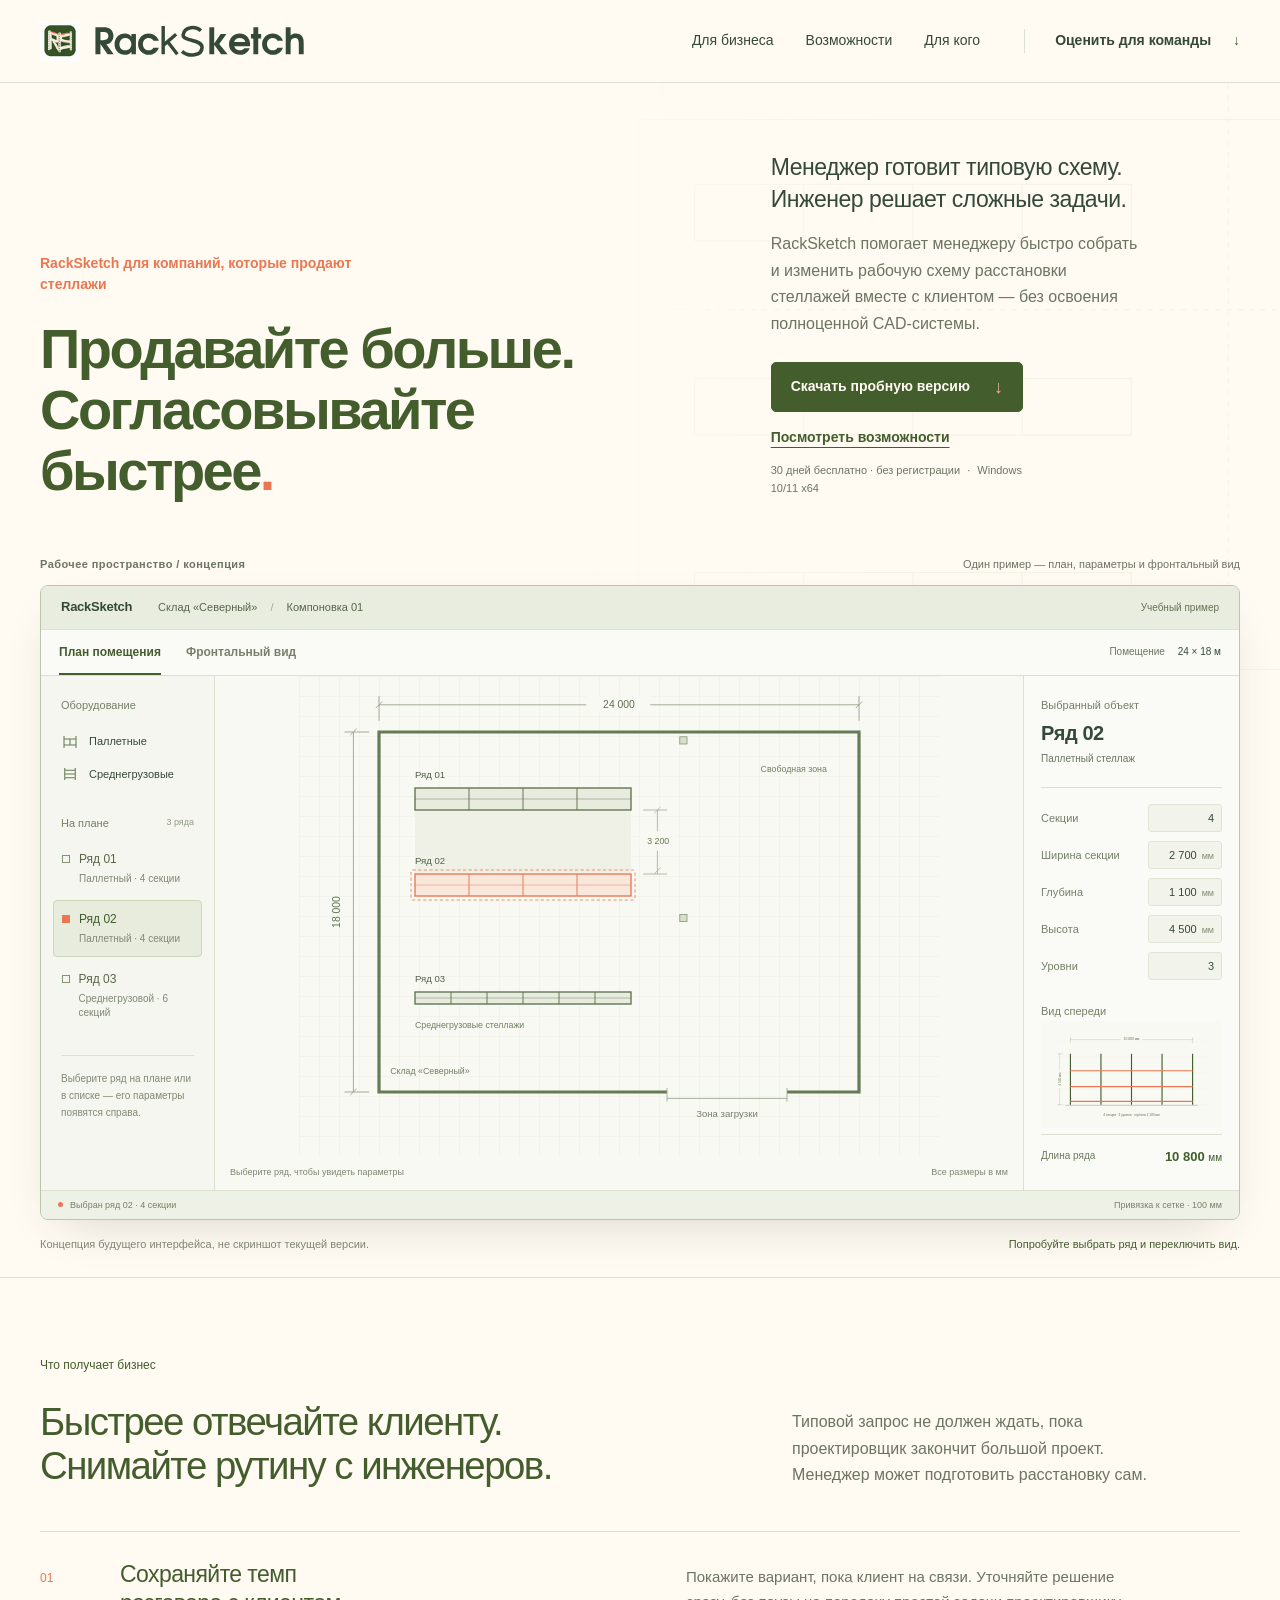
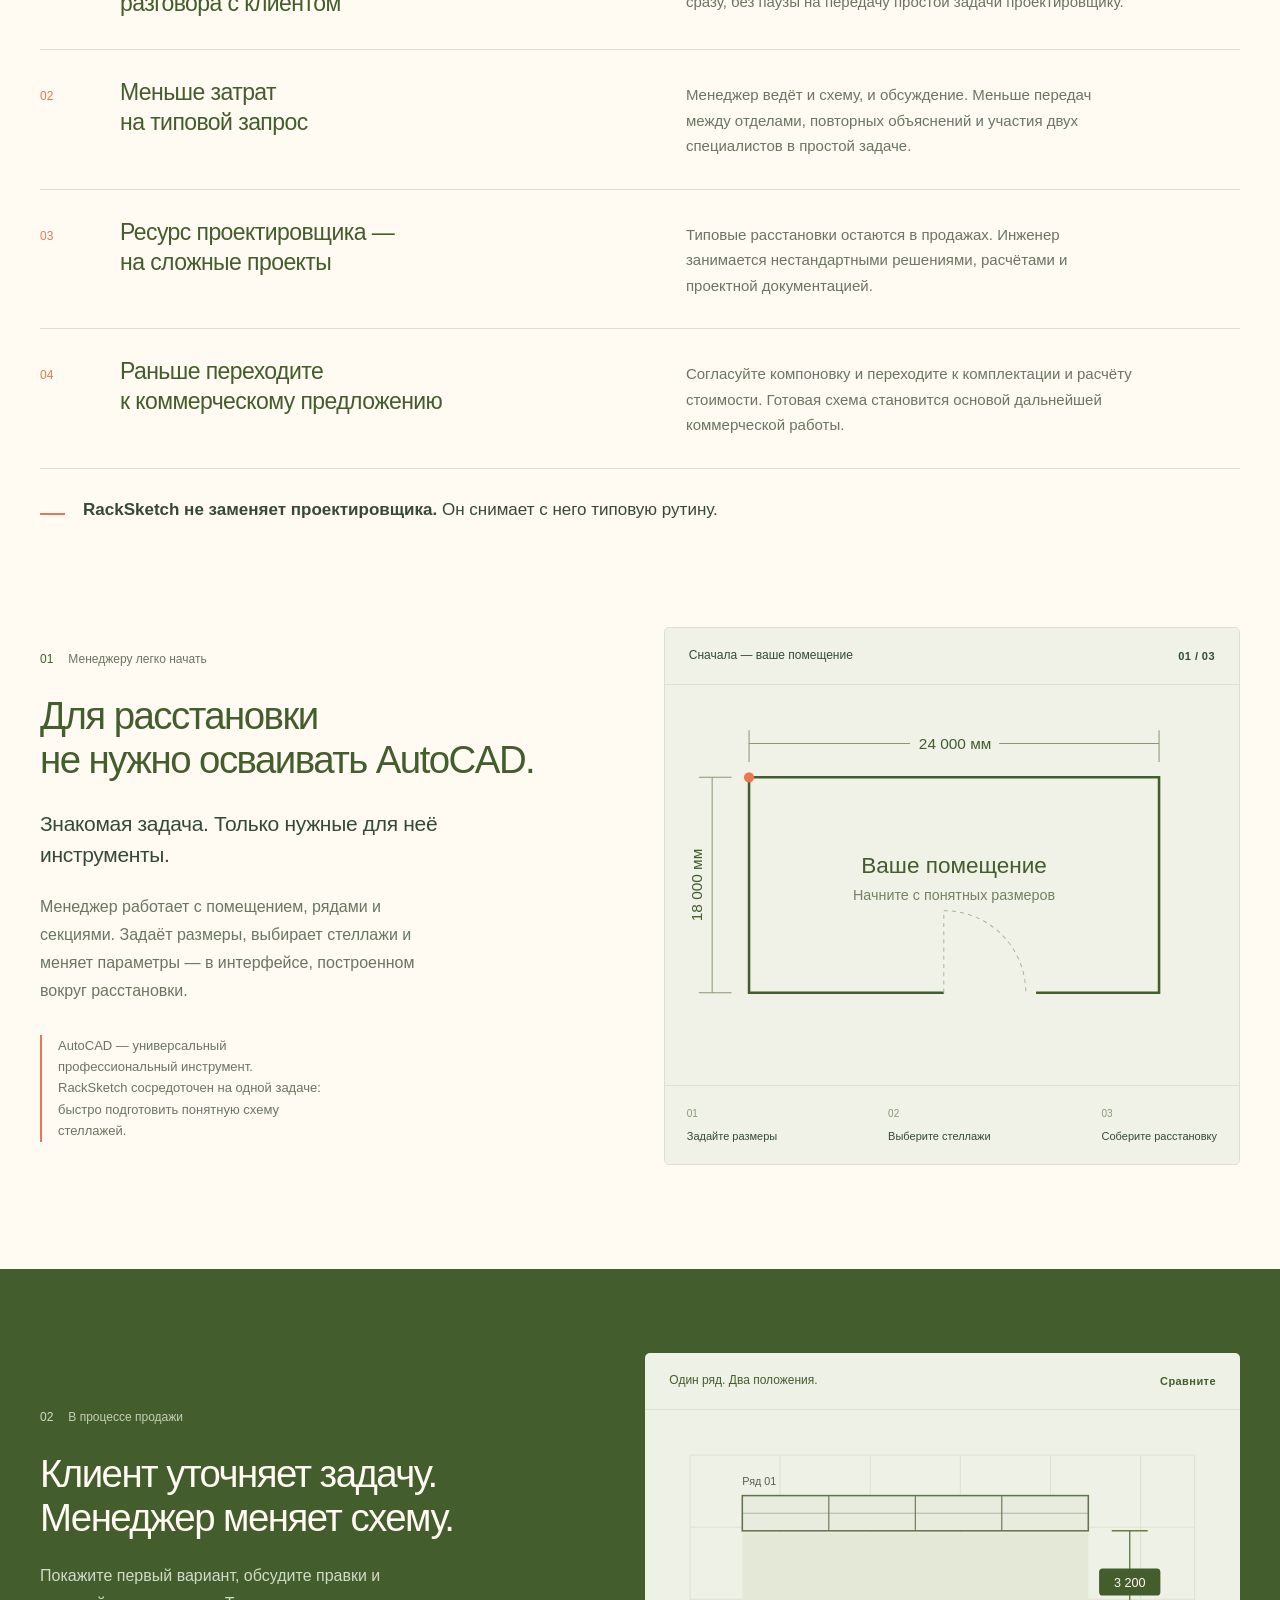
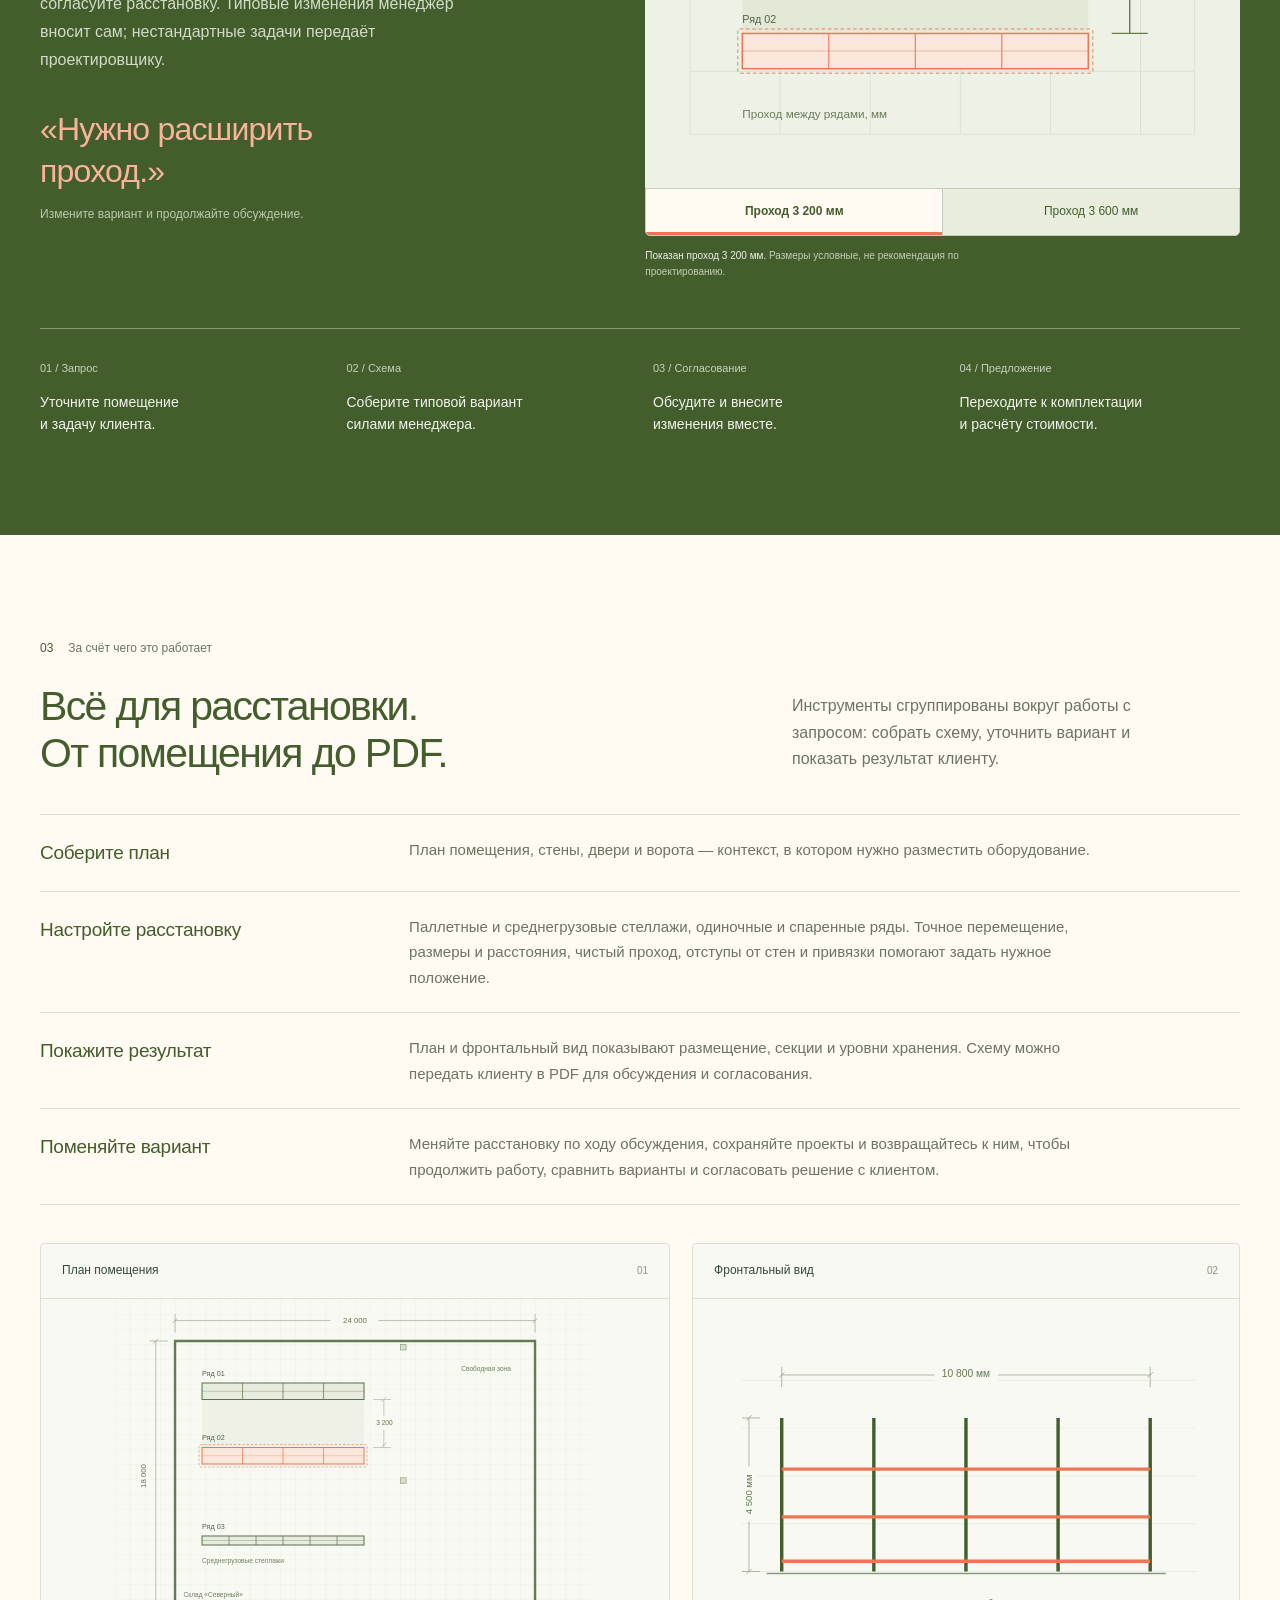
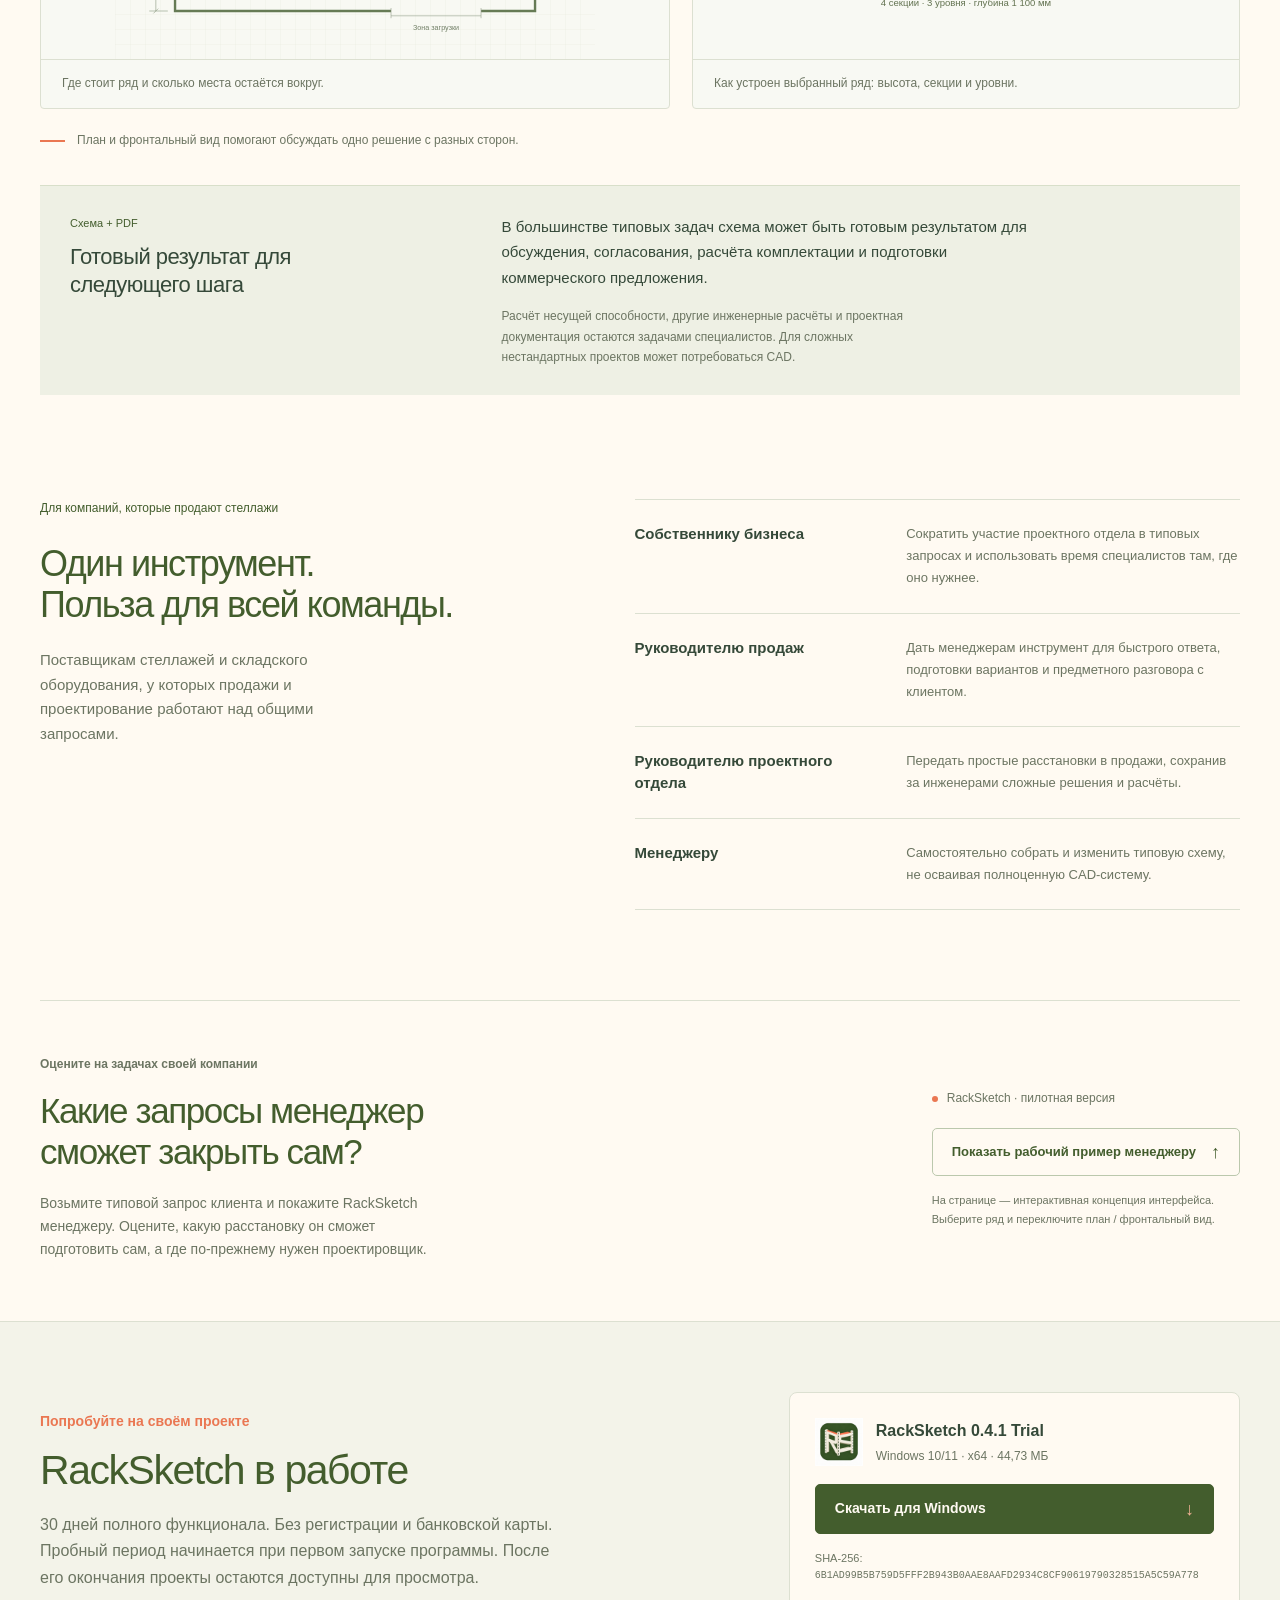
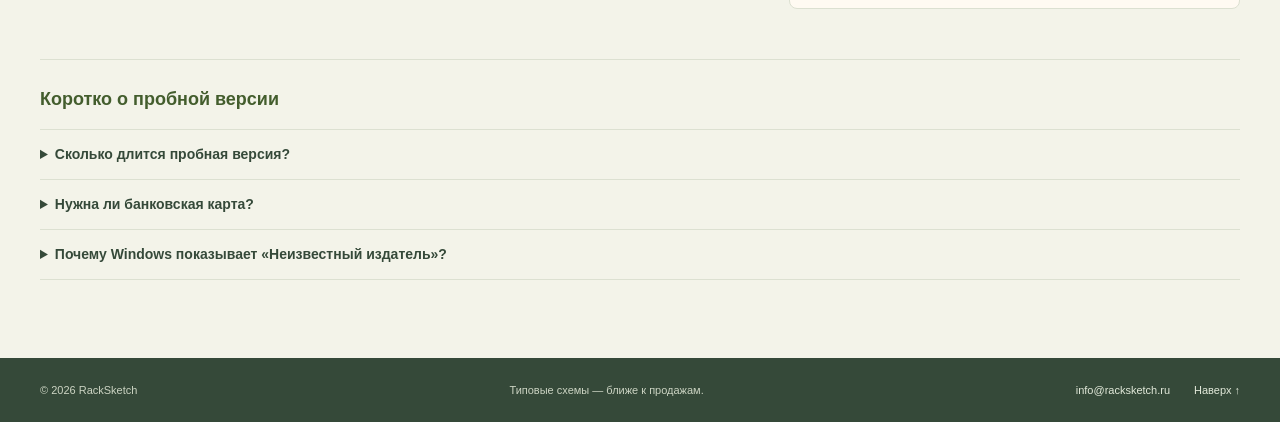
<file: index.html>
<!doctype html>
<html lang="ru">
<head>
  <meta charset="utf-8">
  <meta name="viewport" content="width=device-width, initial-scale=1">
  <title>RackSketch — готовая схема клиенту без очереди к проектировщику</title>
  <meta name="description" content="RackSketch помогает менеджерам готовить и согласовывать типовые схемы расстановки стеллажей без очереди к проектировщику. Меньше рутины у инженеров, быстрее переход к коммерческому предложению.">
  <meta name="theme-color" content="#435D2D">
  <link rel="icon" href="assets/RackSketch.ico" sizes="any">
  <link rel="stylesheet" href="styles.css">
  <script src="download-config.js" defer></script>
  <script src="script.js" defer></script>
  <!-- Yandex.Metrika counter -->
  <script>
    (function(m,e,t,r,i,k,a){m[i]=m[i]||function(){(m[i].a=m[i].a||[]).push(arguments)};
    m[i].l=1*new Date();k=e.createElement(t),a=e.getElementsByTagName(t)[0],k.async=1,k.src=r,a.parentNode.insertBefore(k,a)})
    (window, document, "script", "https://mc.yandex.ru/metrika/tag.js", "ym");
    ym(113222336, "init", {clickmap:true, trackLinks:true, accurateTrackBounce:true, webvisor:true});
  </script>
  <!-- /Yandex.Metrika counter -->
</head>
<body>
  <noscript><div><img src="https://mc.yandex.ru/watch/113222336" style="position:absolute; left:-9999px;" alt=""></div></noscript>
  <a class="skip-link" href="#main">Перейти к содержанию</a>
  <header class="site-header">
    <div class="container header-inner">
      <a class="brand" href="#top" aria-label="RackSketch — на главную"><img class="brand-app-icon" src="assets/RackSketch.ico" width="40" height="40" alt=""><img src="racksketch-wordmark-05.svg" width="370" height="78" alt="RackSketch"></a>
      <nav aria-label="Основная навигация"><a href="#business">Для бизнеса</a><a href="#views">Возможности</a><a href="#audience">Для кого</a></nav>
      <a class="header-link" href="#project">Оценить для команды <span aria-hidden="true">↓</span></a>
    </div>
  </header>
  <main id="main">
    <section class="hero" id="top">
      <div class="warehouse-backdrop" aria-hidden="true"></div>
      <div class="container">
        <div class="hero-intro">
          <div class="hero-heading">
            <p class="eyebrow coral">RackSketch для компаний, которые продают стеллажи</p>
            <h1>Продавайте больше.<br>Согласовывайте<br>быстрее<span class="full-stop">.</span></h1>
          </div>
          <div class="hero-copy">
            <p class="hero-description">Менеджер готовит типовую схему.<br>Инженер решает сложные задачи.</p>
            <p>RackSketch помогает менеджеру быстро собрать и изменить рабочую схему расстановки стеллажей вместе с клиентом — без освоения полноценной CAD-системы.</p>
            <div class="hero-actions"><a class="button" id="download-trial" data-trial-download data-goal="trial_download" href="#download">Скачать пробную версию <span aria-hidden="true">↓</span></a><a class="hero-secondary" href="#business">Посмотреть возможности</a></div>
            <p class="platform">30 дней бесплатно · без регистрации <span>·</span> Windows 10/11 x64</p>
          </div>
        </div>
        <figure class="product-figure" id="product">
          <div class="product-topnote"><span class="technical-label">Рабочее пространство / концепция</span><span>Один пример — план, параметры и фронтальный вид</span></div>
          <noscript><p class="noscript-note">Схема показана статично. Для выбора рядов и переключения видов включите JavaScript.</p></noscript>
          <div class="product-app" aria-label="Интерактивная концепция интерфейса RackSketch">
            <div class="app-titlebar"><span class="app-name">RackSketch</span><span class="project-name">Склад «Северный» <span>/</span> Компоновка 01</span><span class="app-example">Учебный пример</span></div>
            <div class="app-commandbar">
              <div class="view-tabs" role="tablist" aria-label="Вид рабочего пространства">
                <button id="tab-plan" role="tab" aria-selected="true" aria-controls="panel-plan" data-view="plan">План помещения</button>
                <button id="tab-front" role="tab" aria-selected="false" aria-controls="panel-front" tabindex="-1" data-view="front">Фронтальный вид</button>
              </div>
              <span class="room-meta">Помещение <b>24 × 18 м</b></span>
            </div>
            <div class="app-workspace">
              <aside class="app-library" aria-label="Ряды на плане">
                <div class="library-intro"><span class="panel-label">Оборудование</span><div class="equipment-type"><svg viewBox="0 0 24 24" aria-hidden="true"><path d="M4 4v16M20 4v16M4 8h16M4 16h16M12 8v8"/></svg><span>Паллетные</span></div><div class="equipment-type"><svg viewBox="0 0 24 24" aria-hidden="true"><path d="M5 4v16M19 4v16M5 7h14M5 12h14M5 17h14"/></svg><span>Среднегрузовые</span></div></div>
                <div class="row-list"><span class="panel-label">На плане <span>3 ряда</span></span><button class="row-choice" data-select-row="01" aria-pressed="false"><i aria-hidden="true"></i><span>Ряд 01<small>Паллетный · 4 секции</small></span></button><button class="row-choice is-selected" data-select-row="02" aria-pressed="true"><i aria-hidden="true"></i><span>Ряд 02<small>Паллетный · 4 секции</small></span></button><button class="row-choice" data-select-row="03" aria-pressed="false"><i aria-hidden="true"></i><span>Ряд 03<small>Среднегрузовой · 6 секций</small></span></button></div>
                <p class="library-tip">Выберите ряд на плане или в списке — его параметры появятся справа.</p>
              </aside>
              <div class="app-stage">
                <div id="panel-plan" class="view-panel" role="tabpanel" aria-labelledby="tab-plan" tabindex="0"><svg xmlns="http://www.w3.org/2000/svg" viewBox="0 0 800 600" role="group" aria-label="План склада 24 на 18 метров. Два паллетных ряда по четыре секции и среднегрузовой ряд из шести секций." fill="none" font-family="Segoe UI, Arial, sans-serif"><defs><pattern id="hero-grid" width="25" height="25" patternUnits="userSpaceOnUse"><path d="M25 0H0V25" stroke="#dfe5d8" stroke-width=".6"/></pattern></defs><rect width="800" height="600" fill="#f8f9f3"/><rect width="800" height="600" fill="url(#hero-grid)"/><g stroke="#8c9a80" stroke-width="1"><path d="M100 56V25M700 56V25M100 36H700M88 70H57M88 520H57M68 70V520"/><path d="m96 40 8-8m592 8 8-8M64 74l8-8m-8 458 8-8"/></g><g fill="#617153" font-size="13"><rect x="359" y="24" width="80" height="22" fill="#f8f9f3"/><text x="400" y="40" text-anchor="middle">24 000</text><text transform="translate(51 295) rotate(-90)" text-anchor="middle">18 000</text></g><path d="M460 520H100V70H700V520H610" stroke="#667b55" stroke-width="4"/><path d="M460 528H610M460 515v17m150-17v17" stroke="#94a08b"/><text x="535" y="551" fill="#728068" font-size="12" text-anchor="middle">Зона загрузки</text><g fill="#d9dfcf" stroke="#839474"><rect x="476" y="76" width="9" height="9"/><rect x="476" y="298" width="9" height="9"/></g><rect x="145" y="169" width="270" height="77" fill="#eff1e6"/><g stroke="#a3ad97" stroke-width="1"><path d="M430 167.5h30m-30 80h30m-12-80v80m-4-76 8-8m-8 84 8-8"/></g><rect x="426" y="194" width="46" height="24" rx="3" fill="#f8f9f3"/><text x="449" y="210" fill="#65764e" font-size="11" text-anchor="middle">3 200</text><g class="rack-row" data-plan-row="01" tabindex="0" role="button" aria-label="Выбрать ряд 01" aria-pressed="false"><rect class="rack-fill" x="145" y="140" width="270.0" height="27.5" fill="#e8ecdf" stroke="#60734f" stroke-width="1.7"/><g class="rack-lines" stroke="#60734f" stroke-width="1.2"><path d="M212.5 140v27.5"/><path d="M280.0 140v27.5"/><path d="M347.5 140v27.5"/><path d="M145 153.75h270.0" opacity=".45"/></g><rect class="row-focus" x="140" y="135" width="280.0" height="37.5" rx="2" stroke="#EA7752" stroke-dasharray="4 3" opacity="0"/><text x="145" y="128" fill="#52624b" font-size="12">Ряд 01</text></g><g class="rack-row is-selected" data-plan-row="02" tabindex="0" role="button" aria-label="Выбрать ряд 02" aria-pressed="true"><rect class="rack-fill" x="145" y="247.5" width="270.0" height="27.5" fill="#fae7dc" stroke="#EA7752" stroke-width="1.7"/><g class="rack-lines" stroke="#EA7752" stroke-width="1.2"><path d="M212.5 247.5v27.5"/><path d="M280.0 247.5v27.5"/><path d="M347.5 247.5v27.5"/><path d="M145 261.25h270.0" opacity=".45"/></g><rect class="row-focus" x="140" y="242.5" width="280.0" height="37.5" rx="2" stroke="#EA7752" stroke-dasharray="4 3" opacity="1"/><text x="145" y="235.5" fill="#52624b" font-size="12">Ряд 02</text></g><g class="rack-row" data-plan-row="03" tabindex="0" role="button" aria-label="Выбрать ряд 03" aria-pressed="false"><rect class="rack-fill" x="145" y="395" width="270" height="15" fill="#e8ecdf" stroke="#60734f" stroke-width="1.7"/><g class="rack-lines" stroke="#60734f" stroke-width="1.2"><path d="M190 395v15"/><path d="M235 395v15"/><path d="M280 395v15"/><path d="M325 395v15"/><path d="M370 395v15"/><path d="M145 402.5h270" opacity=".45"/></g><rect class="row-focus" x="140" y="390" width="280" height="25" rx="2" stroke="#EA7752" stroke-dasharray="4 3" opacity="0"/><text x="145" y="383" fill="#52624b" font-size="12">Ряд 03</text></g><g fill="#708061" font-size="11"><text x="145" y="440">Среднегрузовые стеллажи</text><text x="577" y="120">Свободная зона</text><text x="114" y="497">Склад «Северный»</text></g></svg></div>
                <div id="panel-front" class="view-panel" role="tabpanel" aria-labelledby="tab-front" tabindex="0" hidden><svg xmlns="http://www.w3.org/2000/svg" viewBox="0 0 800 470" role="img" aria-label="Фронтальный вид выбранного ряда: четыре секции, три уровня, высота 4500 мм." fill="none" font-family="Segoe UI, Arial, sans-serif"><rect width="800" height="470" fill="#f8f9f3"/><g stroke="#e5e9df"><path d="M70 90H738M70 160H738M70 230H738M70 300H738M70 370H738"/></g><path d="M130 100V70m540 30V70M130 82H670m-544 4 8-8m532 8 8-8" stroke="#8c9a80"/><rect x="354" y="68" width="93" height="24" fill="#f8f9f3"/><text data-front-width="true" x="400" y="85" fill="#667953" font-size="15" text-anchor="middle">10 800 мм</text><g data-front-pallet="true"><path d="M130 145V370" stroke="#435D2D" stroke-width="5"/><path d="M265 145V370" stroke="#435D2D" stroke-width="5"/><path d="M400 145V370" stroke="#435D2D" stroke-width="5"/><path d="M535 145V370" stroke="#435D2D" stroke-width="5"/><path d="M670 145V370" stroke="#435D2D" stroke-width="5"/><path d="M130 220H670" stroke="#EA7752" stroke-width="5"/><path d="M130 290H670" stroke="#EA7752" stroke-width="5"/><path d="M130 355H670" stroke="#EA7752" stroke-width="5"/></g><g data-front-medium="true" style="display:none"><path d="M130 220V370" stroke="#435D2D" stroke-width="4"/><path d="M220 220V370" stroke="#435D2D" stroke-width="4"/><path d="M310 220V370" stroke="#435D2D" stroke-width="4"/><path d="M400 220V370" stroke="#435D2D" stroke-width="4"/><path d="M490 220V370" stroke="#435D2D" stroke-width="4"/><path d="M580 220V370" stroke="#435D2D" stroke-width="4"/><path d="M670 220V370" stroke="#435D2D" stroke-width="4"/><path d="M130 244H670" stroke="#EA7752" stroke-width="4"/><path d="M130 281H670" stroke="#EA7752" stroke-width="4"/><path d="M130 318H670" stroke="#EA7752" stroke-width="4"/><path d="M130 355H670" stroke="#EA7752" stroke-width="4"/></g><path data-front-dimension="true" d="M98 145H72m26 225H72M82 145v225m-4-221 8-8m-8 233 8-8" stroke="#8c9a80"/><rect data-front-height-bg="true" x="70" y="216" width="24" height="81" fill="#f8f9f3"/><text data-front-height="true" transform="translate(87 257) rotate(-90)" text-anchor="middle" fill="#667953" font-size="14">4 500 мм</text><path d="M108 373H693" stroke="#8c9a80" stroke-width="2"/><text data-front-caption="true" x="400" y="421" fill="#647452" font-size="14" text-anchor="middle">4 секции · 3 уровня · глубина 1 100 мм</text></svg><p class="front-note">Фронтальный вид · <span data-selected-name>Ряд 02</span></p></div>
                <div class="canvas-caption"><span data-canvas-hint>Выберите ряд, чтобы увидеть параметры</span><span>Все размеры в мм</span></div>
              </div>
              <aside class="app-properties" aria-label="Параметры выбранного ряда">
                <div class="selection-heading"><span class="panel-label">Выбранный объект</span><h3 data-selected-name>Ряд 02</h3><p data-property="type">Паллетный стеллаж</p></div>
                <dl class="property-list"><div><dt>Секции</dt><dd data-property="bays">4</dd></div><div><dt>Ширина секции</dt><dd><span data-property="bayWidth">2 700</span><small>мм</small></dd></div><div><dt>Глубина</dt><dd><span data-property="depth">1 100</span><small>мм</small></dd></div><div><dt>Высота</dt><dd><span data-property="height">4 500</span><small>мм</small></dd></div><div><dt>Уровни</dt><dd data-property="levels">3</dd></div></dl>
                <div class="mini-front"><span class="panel-label">Вид спереди</span><svg xmlns="http://www.w3.org/2000/svg" viewBox="0 0 800 470" role="img" aria-label="Фронтальный вид выбранного ряда: четыре секции, три уровня, высота 4500 мм." fill="none" font-family="Segoe UI, Arial, sans-serif"><rect width="800" height="470" fill="#f8f9f3"/><g stroke="#e5e9df"><path d="M70 90H738M70 160H738M70 230H738M70 300H738M70 370H738"/></g><path d="M130 100V70m540 30V70M130 82H670m-544 4 8-8m532 8 8-8" stroke="#8c9a80"/><rect x="354" y="68" width="93" height="24" fill="#f8f9f3"/><text data-front-width="true" x="400" y="85" fill="#667953" font-size="15" text-anchor="middle">10 800 мм</text><g data-front-pallet="true"><path d="M130 145V370" stroke="#435D2D" stroke-width="5"/><path d="M265 145V370" stroke="#435D2D" stroke-width="5"/><path d="M400 145V370" stroke="#435D2D" stroke-width="5"/><path d="M535 145V370" stroke="#435D2D" stroke-width="5"/><path d="M670 145V370" stroke="#435D2D" stroke-width="5"/><path d="M130 220H670" stroke="#EA7752" stroke-width="5"/><path d="M130 290H670" stroke="#EA7752" stroke-width="5"/><path d="M130 355H670" stroke="#EA7752" stroke-width="5"/></g><g data-front-medium="true" style="display:none"><path d="M130 220V370" stroke="#435D2D" stroke-width="4"/><path d="M220 220V370" stroke="#435D2D" stroke-width="4"/><path d="M310 220V370" stroke="#435D2D" stroke-width="4"/><path d="M400 220V370" stroke="#435D2D" stroke-width="4"/><path d="M490 220V370" stroke="#435D2D" stroke-width="4"/><path d="M580 220V370" stroke="#435D2D" stroke-width="4"/><path d="M670 220V370" stroke="#435D2D" stroke-width="4"/><path d="M130 244H670" stroke="#EA7752" stroke-width="4"/><path d="M130 281H670" stroke="#EA7752" stroke-width="4"/><path d="M130 318H670" stroke="#EA7752" stroke-width="4"/><path d="M130 355H670" stroke="#EA7752" stroke-width="4"/></g><path data-front-dimension="true" d="M98 145H72m26 225H72M82 145v225m-4-221 8-8m-8 233 8-8" stroke="#8c9a80"/><rect data-front-height-bg="true" x="70" y="216" width="24" height="81" fill="#f8f9f3"/><text data-front-height="true" transform="translate(87 257) rotate(-90)" text-anchor="middle" fill="#667953" font-size="14">4 500 мм</text><path d="M108 373H693" stroke="#8c9a80" stroke-width="2"/><text data-front-caption="true" x="400" y="421" fill="#647452" font-size="14" text-anchor="middle">4 секции · 3 уровня · глубина 1 100 мм</text></svg></div>
                <div class="object-total"><span>Длина ряда</span><strong>10 800 <small>мм</small></strong></div>
              </aside>
            </div>
            <div class="app-status"><span><i aria-hidden="true"></i><span data-status role="status" aria-live="polite">Выбран ряд 02 · 4 секции</span></span><span>Привязка к сетке · 100 мм</span></div>
          </div>
          <figcaption><span>Концепция будущего интерфейса, не скриншот текущей версии.</span><span class="interaction-hint">Попробуйте выбрать ряд и переключить вид.</span></figcaption>
        </figure>
      </div>
    </section>


    <section class="business-section" id="business">
      <div class="container" data-reveal>
        <div class="business-heading"><div><p class="section-index">Что получает бизнес</p><h2>Быстрее отвечайте клиенту.<br>Снимайте рутину с инженеров.</h2></div><p>Типовой запрос не должен ждать, пока проектировщик закончит большой проект. Менеджер может подготовить расстановку сам.</p></div>
        <div class="benefit-rows">
          <article><span class="benefit-number">01</span><h3>Сохраняйте темп<br>разговора с клиентом</h3><p>Покажите вариант, пока клиент на связи. Уточняйте решение сразу, без паузы на передачу простой задачи проектировщику.</p></article>
          <article><span class="benefit-number">02</span><h3>Меньше затрат<br>на типовой запрос</h3><p>Менеджер ведёт и схему, и обсуждение. Меньше передач между отделами, повторных объяснений и участия двух специалистов в простой задаче.</p></article>
          <article><span class="benefit-number">03</span><h3>Ресурс проектировщика —<br>на сложные проекты</h3><p>Типовые расстановки остаются в продажах. Инженер занимается нестандартными решениями, расчётами и проектной документацией.</p></article>
          <article><span class="benefit-number">04</span><h3>Раньше переходите<br>к коммерческому предложению</h3><p>Согласуйте компоновку и переходите к комплектации и расчёту стоимости. Готовая схема становится основой дальнейшей коммерческой работы.</p></article>
        </div>
        <div class="engineer-message"><span class="coral-dash" aria-hidden="true"></span><p><strong>RackSketch не заменяет проектировщика.</strong> Он снимает с него типовую рутину.</p></div>
      </div>
    </section>

    <section class="story-section start-section" id="workflow">
      <div class="container start-grid" data-reveal>
        <div class="section-copy"><p class="section-index">01 <span>Менеджеру легко начать</span></p><h2>Для расстановки<br>не нужно осваивать AutoCAD.</h2><p class="lead">Знакомая задача. Только нужные для неё инструменты.</p><p>Менеджер работает с помещением, рядами и секциями. Задаёт размеры, выбирает стеллажи и меняет параметры — в интерфейсе, построенном вокруг расстановки.</p><p class="margin-note">AutoCAD — универсальный профессиональный инструмент. RackSketch сосредоточен на одной задаче: быстро подготовить понятную схему стеллажей.</p></div>
        <div class="start-study"><div class="study-heading"><span>Сначала — ваше помещение</span><span class="technical-label">01 / 03</span></div><img src="assets/room-start.svg" width="560" height="390" alt="Задание размеров помещения 24 на 18 метров" loading="lazy"><ol class="start-steps"><li><span>01</span>Задайте размеры</li><li><span>02</span>Выберите стеллажи</li><li><span>03</span>Соберите расстановку</li></ol></div>
      </div>
    </section>

    <section class="conversation-section" id="changes">
      <div class="container conversation-grid" data-reveal>
        <div class="section-copy"><p class="section-index">02 <span>В процессе продажи</span></p><h2>Клиент уточняет задачу.<br>Менеджер меняет схему.</h2><p>Покажите первый вариант, обсудите правки и согласуйте расстановку. Типовые изменения менеджер вносит сам; нестандартные задачи передаёт проектировщику.</p><blockquote>«Нужно расширить<br>проход.»</blockquote><p class="quote-note">Измените вариант и продолжайте обсуждение.</p></div>
        <figure class="change-study"><div class="study-heading"><span>Один ряд. Два положения.</span><span class="technical-label">Сравните</span></div><div class="change-canvas"><svg xmlns="http://www.w3.org/2000/svg" viewBox="0 0 660 420" role="img" aria-label="Демонстрация изменения прохода между двумя рядами стеллажей." fill="none" font-family="Segoe UI, Arial, sans-serif"><rect width="660" height="420" fill="#eef1e5"/><g stroke="#dbe1d2"><path d="M50 50H610V360H50zM50 130H610M50 210H610M50 290H610M150 50V360M250 50V360M350 50V360M450 50V360M550 50V360"/></g><g class="rack-row"><rect class="rack-fill" x="108" y="95" width="384" height="39.1" fill="#e8ecdf" stroke="#60734f" stroke-width="1.7"/><g class="rack-lines" stroke="#60734f" stroke-width="1.2"><path d="M204 95v39.1"/><path d="M300 95v39.1"/><path d="M396 95v39.1"/><path d="M108 114.55h384" opacity=".45"/></g><rect class="row-focus" x="103" y="90" width="394" height="49.1" rx="2" stroke="#EA7752" stroke-dasharray="4 3" opacity="0"/><text x="108" y="83" fill="#52624b" font-size="12">Ряд 01</text></g><rect x="108" y="136" width="384" height="110" fill="#e4e9d7"/><g id="moving-row"><g class="rack-row is-selected"><rect class="rack-fill" x="108" y="248" width="384" height="39.1" fill="#fae7dc" stroke="#EA7752" stroke-width="1.7"/><g class="rack-lines" stroke="#EA7752" stroke-width="1.2"><path d="M204 248v39.1"/><path d="M300 248v39.1"/><path d="M396 248v39.1"/><path d="M108 267.55h384" opacity=".45"/></g><rect class="row-focus" x="103" y="243" width="394" height="49.1" rx="2" stroke="#EA7752" stroke-dasharray="4 3" opacity="1"/><text x="108" y="236" fill="#52624b" font-size="12">Ряд 02</text></g></g><g stroke="#647c49" stroke-width="1.5"><path d="M518 134H558M538 134V248" id="aisle-dimension"/><path id="aisle-bottom" d="M518 248H558"/></g><rect x="504" y="176" width="68" height="30" rx="4" fill="#435D2D"/><text id="aisle-label" x="538" y="196" fill="#fffaf2" font-size="14" text-anchor="middle">3 200</text><text x="108" y="342" fill="#6c7d5a" font-size="13">Проход между рядами, мм</text></svg></div><div class="change-controls" role="group" aria-label="Ширина прохода в иллюстрации"><button data-aisle="3200" aria-pressed="true">Проход 3 200 мм</button><button data-aisle="3600" aria-pressed="false">Проход 3 600 мм</button></div><figcaption><span data-aisle-status role="status">Показан проход 3 200 мм.</span> Размеры условные, не рекомендация по проектированию.</figcaption></figure>
      </div>

      <ol class="container sales-flow" aria-label="Работа с запросом клиента" data-reveal>
        <li><span>01 / Запрос</span><p>Уточните помещение<br>и задачу клиента.</p></li>
        <li><span>02 / Схема</span><p>Соберите типовой вариант<br>силами менеджера.</p></li>
        <li><span>03 / Согласование</span><p>Обсудите и внесите<br>изменения вместе.</p></li>
        <li><span>04 / Предложение</span><p>Переходите к комплектации<br>и расчёту стоимости.</p></li>
      </ol>
    </section>

    <section class="story-section views-section" id="views">
      <div class="container" data-reveal>
        <div class="section-topline"><div><p class="section-index">03 <span>За счёт чего это работает</span></p><h2>Всё для расстановки.<br>От помещения до PDF.</h2></div><p>Инструменты сгруппированы вокруг работы с запросом: собрать схему, уточнить вариант и показать результат клиенту.</p></div>
        <div class="task-features">
          <article><h3>Соберите план</h3><p>План помещения, стены, двери и ворота — контекст, в котором нужно разместить оборудование.</p></article>
          <article><h3>Настройте расстановку</h3><p>Паллетные и среднегрузовые стеллажи, одиночные и спаренные ряды. Точное перемещение, размеры и расстояния, чистый проход, отступы от стен и привязки помогают задать нужное положение.</p></article>
          <article><h3>Покажите результат</h3><p>План и фронтальный вид показывают размещение, секции и уровни хранения. Схему можно передать клиенту в PDF для обсуждения и согласования.</p></article>
          <article><h3>Поменяйте вариант</h3><p>Меняйте расстановку по ходу обсуждения, сохраняйте проекты и возвращайтесь к ним, чтобы продолжить работу, сравнить варианты и согласовать решение с клиентом.</p></article>
        </div>
        <div class="views-comparison"><figure class="plan-study"><div class="study-heading"><span>План помещения</span><span class="view-badge">01</span></div><svg xmlns="http://www.w3.org/2000/svg" viewBox="0 0 800 600" role="img" aria-label="План склада 24 на 18 метров. Два паллетных ряда по четыре секции и среднегрузовой ряд из шести секций." fill="none" font-family="Segoe UI, Arial, sans-serif"><defs><pattern id="detail-grid" width="25" height="25" patternUnits="userSpaceOnUse"><path d="M25 0H0V25" stroke="#dfe5d8" stroke-width=".6"/></pattern></defs><rect width="800" height="600" fill="#f8f9f3"/><rect width="800" height="600" fill="url(#detail-grid)"/><g stroke="#8c9a80" stroke-width="1"><path d="M100 56V25M700 56V25M100 36H700M88 70H57M88 520H57M68 70V520"/><path d="m96 40 8-8m592 8 8-8M64 74l8-8m-8 458 8-8"/></g><g fill="#617153" font-size="13"><rect x="359" y="24" width="80" height="22" fill="#f8f9f3"/><text x="400" y="40" text-anchor="middle">24 000</text><text transform="translate(51 295) rotate(-90)" text-anchor="middle">18 000</text></g><path d="M460 520H100V70H700V520H610" stroke="#667b55" stroke-width="4"/><path d="M460 528H610M460 515v17m150-17v17" stroke="#94a08b"/><text x="535" y="551" fill="#728068" font-size="12" text-anchor="middle">Зона загрузки</text><g fill="#d9dfcf" stroke="#839474"><rect x="476" y="76" width="9" height="9"/><rect x="476" y="298" width="9" height="9"/></g><rect x="145" y="169" width="270" height="77" fill="#eff1e6"/><g stroke="#a3ad97" stroke-width="1"><path d="M430 167.5h30m-30 80h30m-12-80v80m-4-76 8-8m-8 84 8-8"/></g><rect x="426" y="194" width="46" height="24" rx="3" fill="#f8f9f3"/><text x="449" y="210" fill="#65764e" font-size="11" text-anchor="middle">3 200</text><g class="rack-row"><rect class="rack-fill" x="145" y="140" width="270.0" height="27.5" fill="#e8ecdf" stroke="#60734f" stroke-width="1.7"/><g class="rack-lines" stroke="#60734f" stroke-width="1.2"><path d="M212.5 140v27.5"/><path d="M280.0 140v27.5"/><path d="M347.5 140v27.5"/><path d="M145 153.75h270.0" opacity=".45"/></g><rect class="row-focus" x="140" y="135" width="280.0" height="37.5" rx="2" stroke="#EA7752" stroke-dasharray="4 3" opacity="0"/><text x="145" y="128" fill="#52624b" font-size="12">Ряд 01</text></g><g class="rack-row is-selected"><rect class="rack-fill" x="145" y="247.5" width="270.0" height="27.5" fill="#fae7dc" stroke="#EA7752" stroke-width="1.7"/><g class="rack-lines" stroke="#EA7752" stroke-width="1.2"><path d="M212.5 247.5v27.5"/><path d="M280.0 247.5v27.5"/><path d="M347.5 247.5v27.5"/><path d="M145 261.25h270.0" opacity=".45"/></g><rect class="row-focus" x="140" y="242.5" width="280.0" height="37.5" rx="2" stroke="#EA7752" stroke-dasharray="4 3" opacity="1"/><text x="145" y="235.5" fill="#52624b" font-size="12">Ряд 02</text></g><g class="rack-row"><rect class="rack-fill" x="145" y="395" width="270" height="15" fill="#e8ecdf" stroke="#60734f" stroke-width="1.7"/><g class="rack-lines" stroke="#60734f" stroke-width="1.2"><path d="M190 395v15"/><path d="M235 395v15"/><path d="M280 395v15"/><path d="M325 395v15"/><path d="M370 395v15"/><path d="M145 402.5h270" opacity=".45"/></g><rect class="row-focus" x="140" y="390" width="280" height="25" rx="2" stroke="#EA7752" stroke-dasharray="4 3" opacity="0"/><text x="145" y="383" fill="#52624b" font-size="12">Ряд 03</text></g><g fill="#708061" font-size="11"><text x="145" y="440">Среднегрузовые стеллажи</text><text x="577" y="120">Свободная зона</text><text x="114" y="497">Склад «Северный»</text></g></svg><figcaption>Где стоит ряд и сколько места остаётся вокруг.</figcaption></figure><figure class="front-study"><div class="study-heading"><span>Фронтальный вид</span><span class="view-badge">02</span></div><div class="front-study-inner"><svg xmlns="http://www.w3.org/2000/svg" viewBox="0 0 800 470" role="img" aria-label="Фронтальный вид выбранного ряда: четыре секции, три уровня, высота 4500 мм." fill="none" font-family="Segoe UI, Arial, sans-serif"><rect width="800" height="470" fill="#f8f9f3"/><g stroke="#e5e9df"><path d="M70 90H738M70 160H738M70 230H738M70 300H738M70 370H738"/></g><path d="M130 100V70m540 30V70M130 82H670m-544 4 8-8m532 8 8-8" stroke="#8c9a80"/><rect x="354" y="68" width="93" height="24" fill="#f8f9f3"/><text data-front-width="true" x="400" y="85" fill="#667953" font-size="15" text-anchor="middle">10 800 мм</text><g data-front-pallet="true"><path d="M130 145V370" stroke="#435D2D" stroke-width="5"/><path d="M265 145V370" stroke="#435D2D" stroke-width="5"/><path d="M400 145V370" stroke="#435D2D" stroke-width="5"/><path d="M535 145V370" stroke="#435D2D" stroke-width="5"/><path d="M670 145V370" stroke="#435D2D" stroke-width="5"/><path d="M130 220H670" stroke="#EA7752" stroke-width="5"/><path d="M130 290H670" stroke="#EA7752" stroke-width="5"/><path d="M130 355H670" stroke="#EA7752" stroke-width="5"/></g><g data-front-medium="true" style="display:none"><path d="M130 220V370" stroke="#435D2D" stroke-width="4"/><path d="M220 220V370" stroke="#435D2D" stroke-width="4"/><path d="M310 220V370" stroke="#435D2D" stroke-width="4"/><path d="M400 220V370" stroke="#435D2D" stroke-width="4"/><path d="M490 220V370" stroke="#435D2D" stroke-width="4"/><path d="M580 220V370" stroke="#435D2D" stroke-width="4"/><path d="M670 220V370" stroke="#435D2D" stroke-width="4"/><path d="M130 244H670" stroke="#EA7752" stroke-width="4"/><path d="M130 281H670" stroke="#EA7752" stroke-width="4"/><path d="M130 318H670" stroke="#EA7752" stroke-width="4"/><path d="M130 355H670" stroke="#EA7752" stroke-width="4"/></g><path data-front-dimension="true" d="M98 145H72m26 225H72M82 145v225m-4-221 8-8m-8 233 8-8" stroke="#8c9a80"/><rect data-front-height-bg="true" x="70" y="216" width="24" height="81" fill="#f8f9f3"/><text data-front-height="true" transform="translate(87 257) rotate(-90)" text-anchor="middle" fill="#667953" font-size="14">4 500 мм</text><path d="M108 373H693" stroke="#8c9a80" stroke-width="2"/><text data-front-caption="true" x="400" y="421" fill="#647452" font-size="14" text-anchor="middle">4 секции · 3 уровня · глубина 1 100 мм</text></svg></div><figcaption>Как устроен выбранный ряд: высота, секции и уровни.</figcaption></figure></div>
        <div class="view-footnote"><span class="coral-dash" aria-hidden="true"></span><p>План и фронтальный вид помогают обсуждать одно решение с разных сторон.</p></div>
        <div class="result-summary"><div><span class="result-format">Схема + PDF</span><h3>Готовый результат для следующего шага</h3></div><div><p>В большинстве типовых задач схема может быть готовым результатом для обсуждения, согласования, расчёта комплектации и подготовки коммерческого предложения.</p><p class="scope-note">Расчёт несущей способности, другие инженерные расчёты и проектная документация остаются задачами специалистов. Для сложных нестандартных проектов может потребоваться CAD.</p></div></div>

      </div>
    </section>

    <section class="audience-section" id="audience">
      <div class="container audience-grid" data-reveal><div><p class="section-index">Для компаний, которые продают стеллажи</p><h2>Один инструмент.<br>Польза для всей команды.</h2><p class="audience-intro">Поставщикам стеллажей и складского оборудования, у которых продажи и проектирование работают над общими запросами.</p></div><div class="audience-list"><article><h3>Собственнику бизнеса</h3><p>Сократить участие проектного отдела в типовых запросах и использовать время специалистов там, где оно нужнее.</p></article><article><h3>Руководителю продаж</h3><p>Дать менеджерам инструмент для быстрого ответа, подготовки вариантов и предметного разговора с клиентом.</p></article><article><h3>Руководителю проектного отдела</h3><p>Передать простые расстановки в продажи, сохранив за инженерами сложные решения и расчёты.</p></article><article><h3>Менеджеру</h3><p>Самостоятельно собрать и изменить типовую схему, не осваивая полноценную CAD-систему.</p></article></div></div>
    </section>

    <section class="project-section" id="project"><div class="container project-inner" data-reveal><div><p class="eyebrow">Оцените на задачах своей компании</p><h2>Какие запросы менеджер<br>сможет закрыть сам?</h2><p>Возьмите типовой запрос клиента и покажите RackSketch менеджеру. Оцените, какую расстановку он сможет подготовить сам, а где по-прежнему нужен проектировщик.</p></div><div class="project-action"><span class="project-status"><i aria-hidden="true"></i>RackSketch · пилотная версия</span><a class="button" href="#product">Показать рабочий пример менеджеру <span aria-hidden="true">↑</span></a><p>На странице — интерактивная концепция интерфейса.<br>Выберите ряд и переключите план / фронтальный вид.</p></div></div></section>
    <section class="download-section" id="download" aria-labelledby="download-title">
      <div class="container download-grid">
        <div class="download-intro"><p class="eyebrow coral">Попробуйте на своём проекте</p><h2 id="download-title">RackSketch в работе</h2><p>30 дней полного функционала. Без регистрации и банковской карты. Пробный период начинается при первом запуске программы. После его окончания проекты остаются доступны для просмотра.</p></div>
        <div class="download-action"><div class="download-product"><img src="assets/RackSketch.ico" width="48" height="48" alt=""><div><strong>RackSketch <span data-trial-version></span></strong><small>Windows 10/11 · x64 · <span data-trial-size></span></small></div></div><a class="button" data-trial-download data-goal="trial_download" href="#download">Скачать для Windows <span aria-hidden="true">↓</span></a><p class="download-hash">SHA-256: <code data-trial-sha256></code></p></div>
      </div>
      <div class="container download-faq"><h3>Коротко о пробной версии</h3><details><summary>Сколько длится пробная версия?</summary><p>30 дней с первого запуска RackSketch.</p></details><details><summary>Нужна ли банковская карта?</summary><p>Нет. Регистрация и банковская карта не требуются.</p></details><details><summary>Почему Windows показывает «Неизвестный издатель»?</summary><p>Пилотный установщик пока не имеет цифровой подписи. Windows SmartScreen может показать предупреждение. Если вы скачали его с racksketch.ru, выберите «Подробнее» → «Выполнить в любом случае».</p></details></div>
    </section>
  </main>
  <footer><div class="container footer-inner"><span>© 2026 RackSketch</span><span>Типовые схемы — ближе к продажам.</span><div class="footer-links"><a href="mailto:info@racksketch.ru">info@racksketch.ru</a><a href="#top">Наверх ↑</a></div></div></footer>
</body>
</html>
</file>
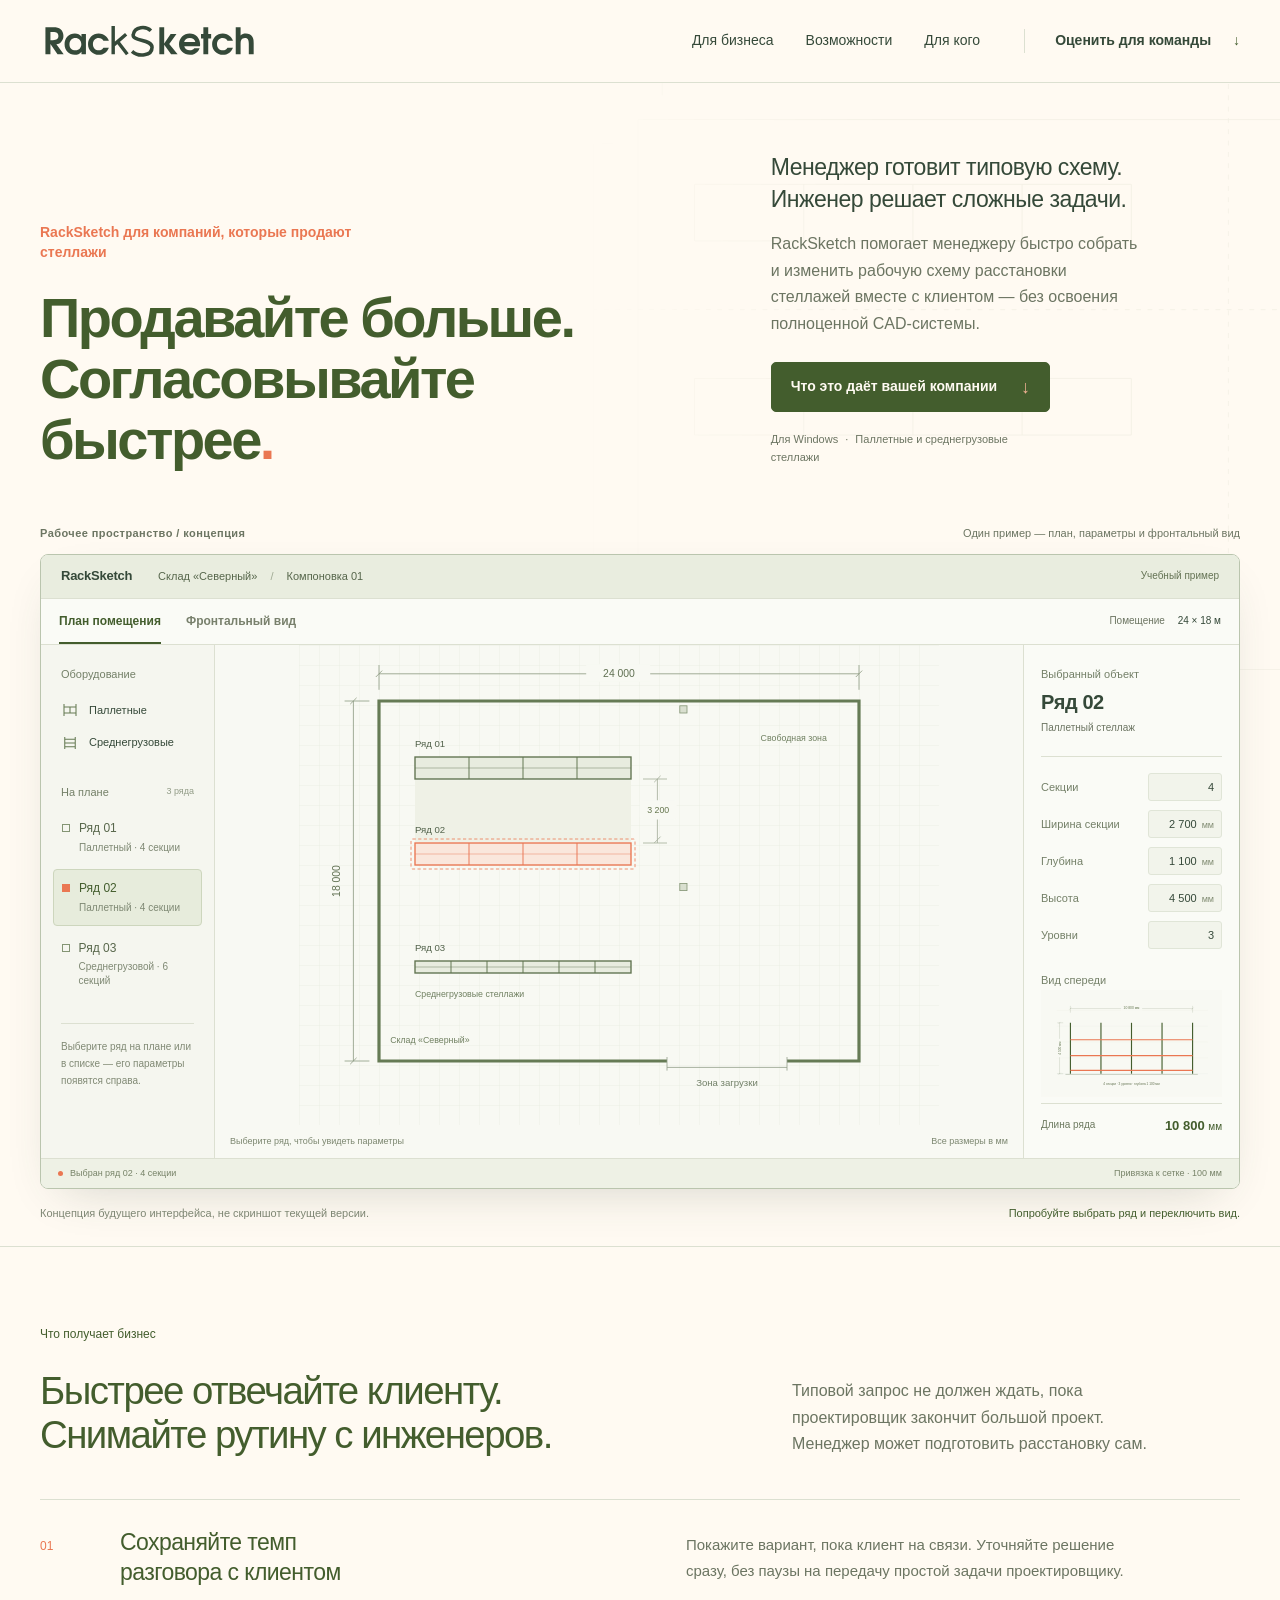
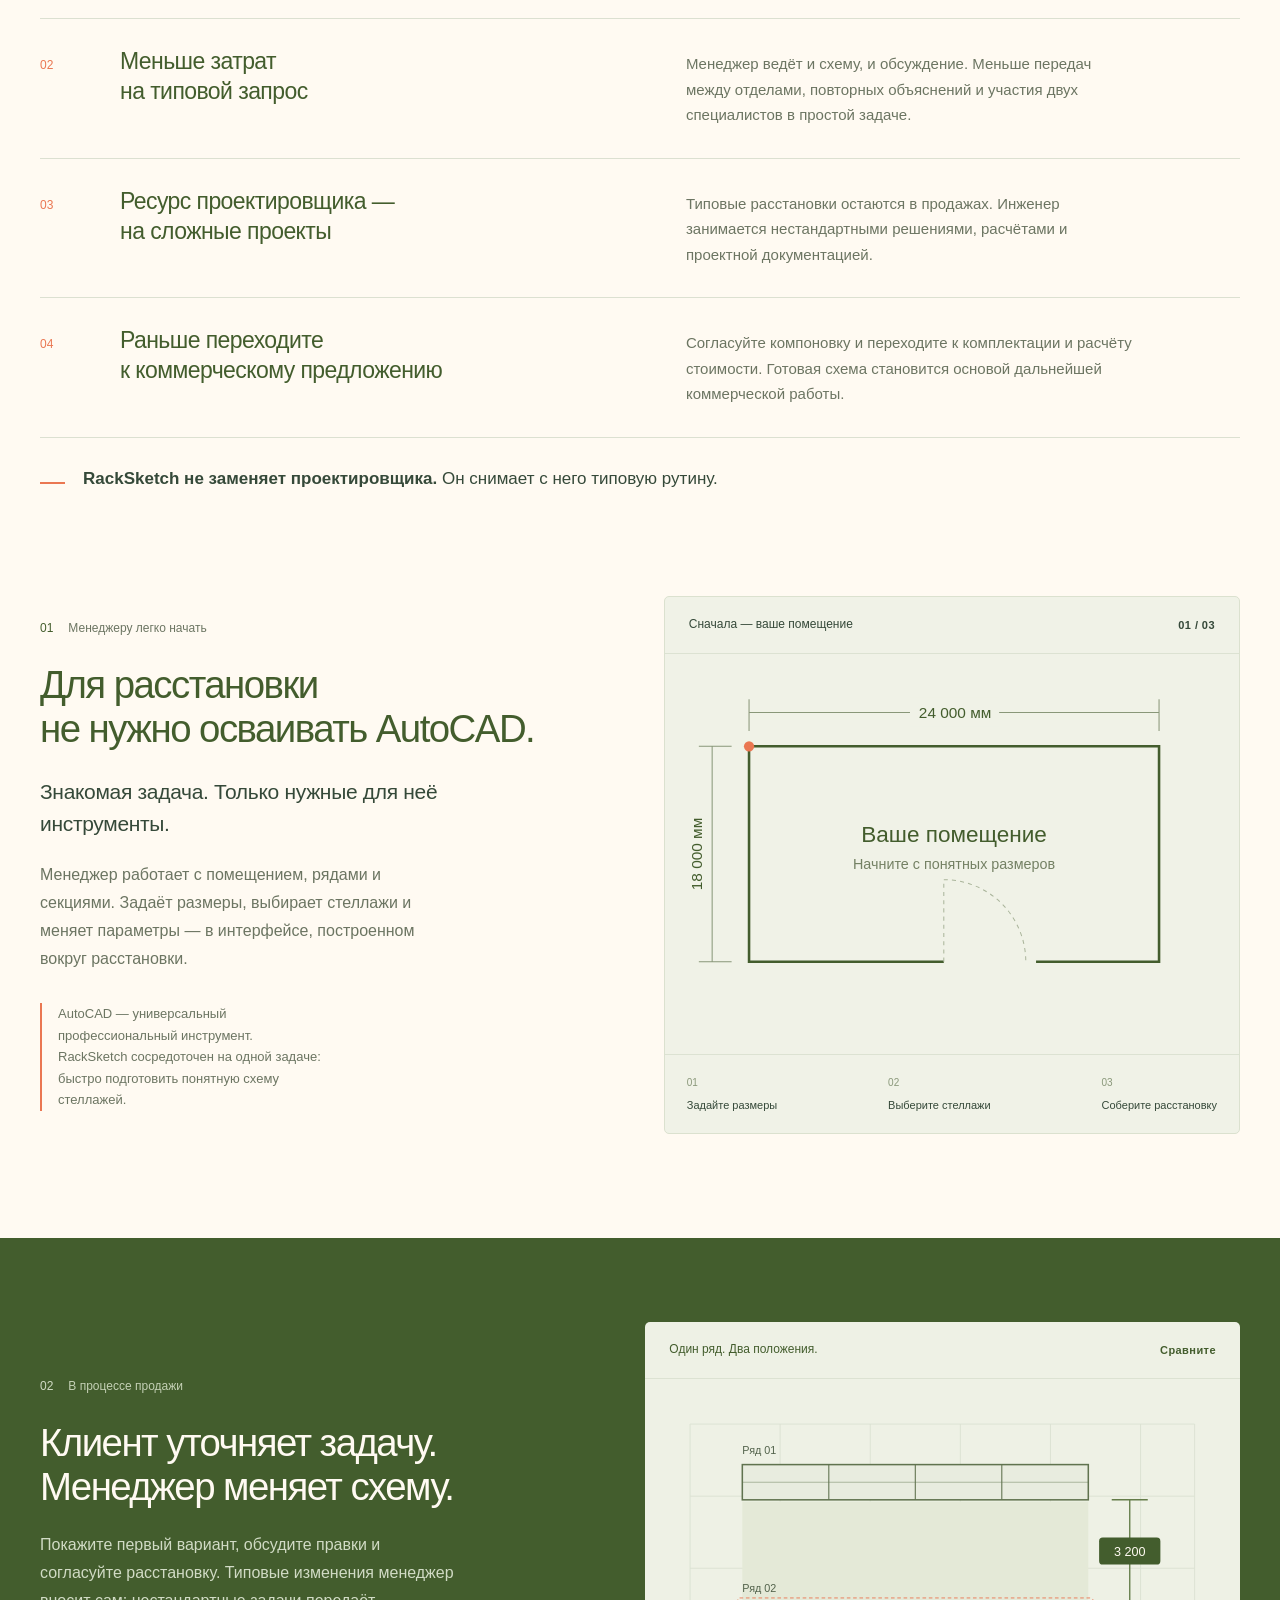
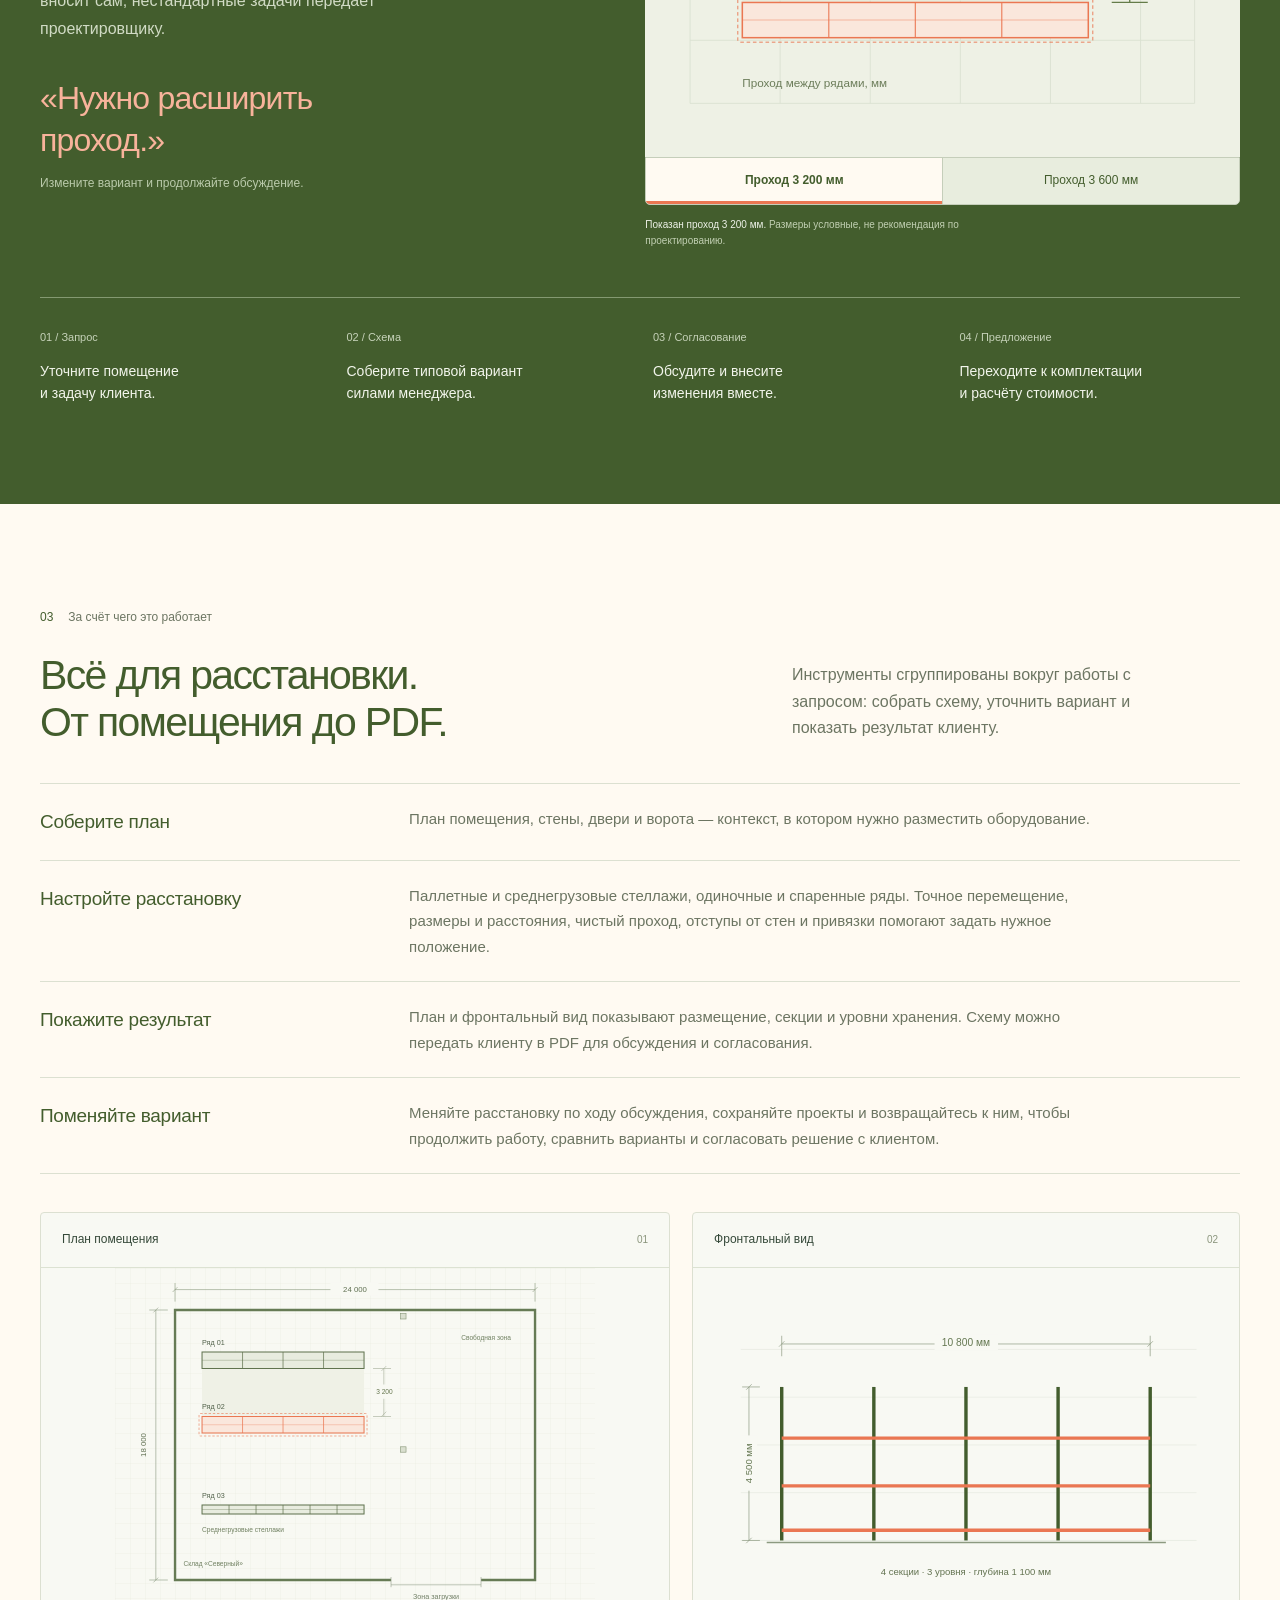
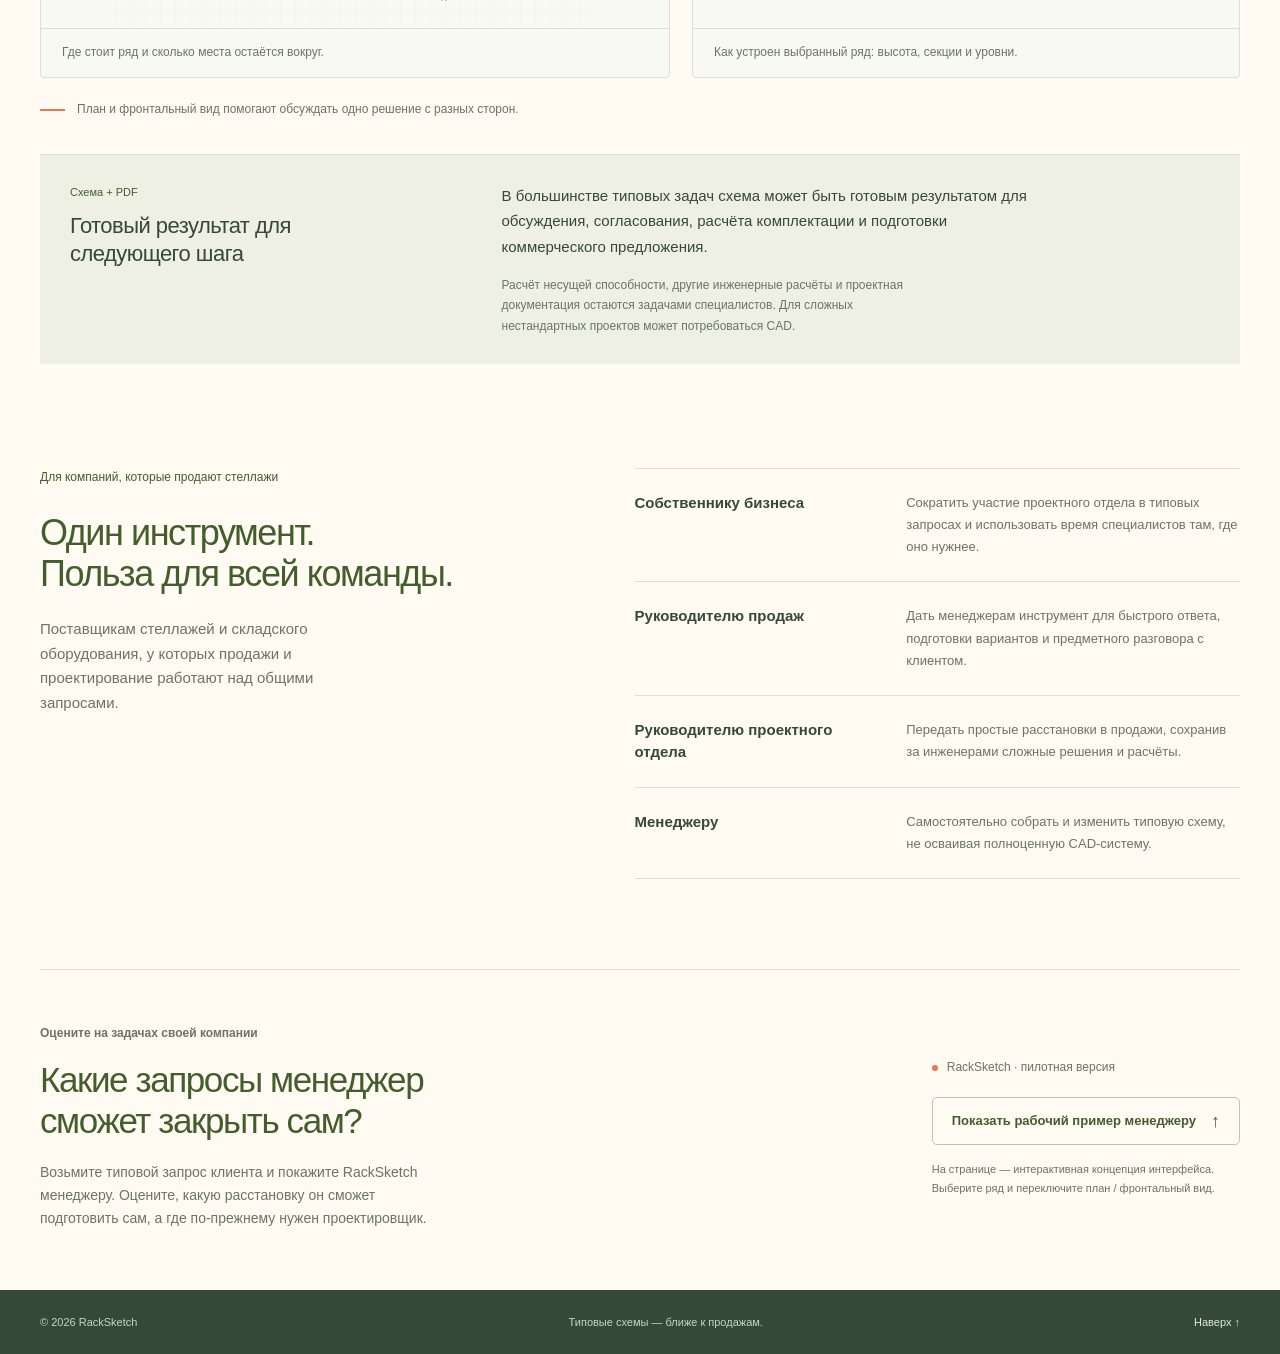
<file: preview.html>
<!doctype html>
<html lang="ru">
<head>
  <meta charset="utf-8">
  <meta name="viewport" content="width=device-width, initial-scale=1">
  <title>RackSketch — готовая схема клиенту без очереди к проектировщику</title>
  <meta name="description" content="RackSketch помогает менеджерам готовить и согласовывать типовые схемы расстановки стеллажей без очереди к проектировщику. Меньше рутины у инженеров, быстрее переход к коммерческому предложению.">
  <meta name="theme-color" content="#435D2D">
  <link rel="icon" href="[data-uri]" type="image/svg+xml">
  <style>
/* RackSketch v0.6 — local, dependency-free product page. */
:root{--olive:#435d2d;--ink:#354939;--muted:#6c7562;--coral:#ea7752;--paper:#fffaf2;--surface:#f3f3e9;--line:#dce0d1;--ease:cubic-bezier(.22,.7,.25,1)}
*{box-sizing:border-box}html{scroll-behavior:smooth;scroll-padding-top:100px}body{margin:0;background:var(--paper);color:var(--ink);font:16px/1.65 'Segoe UI',Arial,sans-serif;-webkit-font-smoothing:antialiased}button,a{-webkit-tap-highlight-color:transparent}button{font:inherit}a{color:inherit}button{cursor:pointer}img,svg{display:block;max-width:100%}figure,p,h1,h2,h3{margin:0}button:focus-visible,a:focus-visible,[tabindex]:focus-visible{outline:3px solid var(--coral);outline-offset:4px}[hidden]{display:none!important}::selection{background:#f6d8c5;color:var(--ink)}.container{width:min(1224px,calc(100% - 80px));margin-inline:auto}.skip-link{position:fixed;top:8px;left:16px;z-index:100;padding:10px 20px;background:var(--paper);transform:translateY(-160%)}.skip-link:focus{transform:none}
.site-header{position:sticky;top:0;z-index:20;border-bottom:1px solid var(--line);background:var(--paper)}.header-inner{height:82px;display:flex;align-items:center;gap:44px}.brand{display:flex;align-items:center;flex-shrink:0}.brand img{width:auto;height:46px;transform:translateY(-2px)}.header-inner nav{display:flex;gap:32px;margin-left:auto;font-size:14px}.header-inner a{text-decoration:none}.header-inner nav a{padding-block:10px}.header-inner nav a:hover{text-decoration:underline;text-underline-offset:6px}.header-link{font-size:14px;font-weight:600;border-left:1px solid var(--line);padding-left:30px}.header-link span{margin-left:18px;color:var(--olive)}
.hero{position:relative;padding:68px 0 0;overflow:hidden;border-bottom:1px solid var(--line)}.warehouse-backdrop{position:absolute;top:-72px;right:-175px;width:890px;height:750px;background:url('[data-uri]') center/contain no-repeat;opacity:.065;pointer-events:none;mask-image:linear-gradient(90deg,transparent,#000 35%)}.hero .container{position:relative}.hero-intro{display:grid;grid-template-columns:1.2fr .8fr;gap:70px;align-items:end;margin-bottom:54px}.eyebrow{font-size:14px;font-weight:600;line-height:1.45;letter-spacing:0;margin-bottom:24px}.coral{color:var(--coral)}h1{font-size:clamp(48px,5.25vw,72px);line-height:1.045;letter-spacing:-.05em;font-weight:600;color:var(--olive)}.full-stop{color:var(--coral)}.hero-copy{max-width:425px;padding-bottom:4px}.hero-description{font-size:24px;line-height:1.4;letter-spacing:-.02em;margin-bottom:16px}.hero-copy>p:not(.hero-description):not(.platform){font-size:17px;line-height:1.65;color:var(--muted);max-width:42ch}.button{display:inline-flex;align-items:center;justify-content:space-between;gap:24px;border:1px solid var(--olive);border-radius:5px;padding:14px 19px;background:var(--olive);color:var(--paper);font-size:14px;font-weight:600;line-height:1.4;text-decoration:none;transition:background-color .2s,border-color .2s}.button:hover{background:#354b24;border-color:#354b24}.button span{color:#f4b295;font-size:18px;line-height:1}.hero-copy .button{margin-top:25px}.platform{font-size:11px;color:var(--muted);margin-top:18px;max-width:44ch}.platform span{padding-inline:4px}.technical-label{font-size:11px;font-weight:600;letter-spacing:.04em}.product-figure{scroll-margin-top:106px}.product-topnote{display:flex;justify-content:space-between;align-items:center;font-size:11px;color:var(--muted);padding-bottom:12px}.product-app{border:1px solid #bac5ae;border-radius:8px;overflow:hidden;background:#fafbf6;box-shadow:0 18px 48px -22px rgb(53 73 57 / 24%)}.app-titlebar{display:flex;align-items:center;gap:26px;min-height:44px;padding:10px 20px;border-bottom:1px solid var(--line);background:#e9eddf;font-size:11px;line-height:1.4}.app-name{font-size:13px;font-weight:650;letter-spacing:-.02em}.project-name{color:#56664b}.project-name span{padding:0 10px;color:#a0aa94}.app-example{margin-left:auto;color:#647354;font-size:10px}.app-commandbar{display:flex;align-items:center;justify-content:space-between;border-bottom:1px solid var(--line);padding:0 18px;gap:12px;min-height:46px;background:#fafbf6}.view-tabs{display:flex;align-self:stretch;gap:25px}.view-tabs button{padding:12px 0 10px;border:0;border-bottom:2px solid transparent;background:transparent;color:#78806c;font-size:12px;font-weight:600}.view-tabs button[aria-selected=true]{color:var(--olive);border-bottom-color:var(--olive)}.room-meta{font-size:10px;color:var(--muted)}.room-meta b{font-weight:500;margin-left:10px;color:var(--ink)}.app-workspace{display:grid;grid-template-columns:174px minmax(0,1fr) 216px;min-height:453px}.app-library{padding:22px 12px 15px;border-right:1px solid var(--line);display:flex;flex-direction:column;background:#f5f6ef}.panel-label{display:block;color:#748068;font-size:11px;line-height:1.4;font-weight:500}.panel-label>span{float:right;color:#929c87;font-size:9px}.library-intro .panel-label{padding-left:8px;margin-bottom:12px}.equipment-type{display:flex;align-items:center;gap:10px;padding:7px 8px;font-size:11px}.equipment-type svg{width:18px;height:18px;stroke:#667b54;stroke-width:1.4;fill:none}.row-list{margin-top:26px}.row-list>.panel-label{padding-inline:8px;margin-bottom:9px}.row-choice{display:flex;align-items:flex-start;gap:9px;width:100%;text-align:left;background:transparent;border:1px solid transparent;border-radius:4px;padding:10px 8px;color:#58674b;font-size:12px;line-height:1.4;margin-top:3px}.row-choice i{margin-top:4px;display:block;width:8px;height:8px;border:1px solid #849574}.row-choice small{display:block;font-size:10px;color:#7f8974;margin-top:4px}.row-choice:hover{background:#e9eddf}.row-choice.is-selected{background:#e7ecdc;border-color:#cdd6bd;color:var(--olive)}.row-choice.is-selected i{border-color:var(--coral);background:var(--coral)}.library-tip{font-size:10px;line-height:1.7;color:#818a75;margin:24px 8px 0;padding-top:14px;border-top:1px solid var(--line)}.app-stage{min-width:0;display:flex;flex-direction:column;position:relative;background:#f8f9f3}.view-panel{flex:1;display:flex;flex-direction:column;justify-content:center;min-height:410px}.view-panel>svg{width:100%;height:auto;max-height:480px}.rack-row[role=button]{cursor:pointer;outline:none}.rack-row[role=button]:focus-visible .row-focus,.rack-row[role=button]:hover .row-focus{opacity:1;stroke-width:2}.rack-row.is-selected .rack-fill{fill:#fae7dc;stroke:var(--coral)}.rack-row.is-selected .rack-lines{stroke:var(--coral)}.rack-row:not(.is-selected) .rack-fill{fill:#e8ecdf;stroke:#60734f}.rack-row:not(.is-selected) .rack-lines{stroke:#60734f}.rack-row.is-selected .row-focus{opacity:1}.rack-row:not(.is-selected) .row-focus{opacity:0}.canvas-caption{display:flex;justify-content:space-between;gap:12px;padding:10px 15px;font-size:9px;line-height:1.5;color:#7c8770}.front-note{font-size:11px;text-align:center;color:#738264;padding:0 0 25px}.app-properties{border-left:1px solid var(--line);padding:22px 17px 15px;background:#fafbf6}.selection-heading{padding-bottom:19px;border-bottom:1px solid var(--line)}.selection-heading h3{font-size:20px;line-height:1.2;font-weight:600;letter-spacing:-.02em;margin:8px 0 6px}.selection-heading p{font-size:10px;color:var(--muted)}.property-list{margin:15px 0 0;display:grid;gap:7px}.property-list>div{display:flex;align-items:center;justify-content:space-between;gap:10px;min-height:30px;font-size:11px}.property-list dt{color:#748068}.property-list dd{margin:0;min-width:74px;text-align:right;background:#f2f4eb;border:1px solid #e0e5d7;border-radius:3px;padding:4px 7px;color:var(--ink);font-size:11px;font-variant-numeric:tabular-nums}.property-list dd small{font-size:9px;color:#828d73;margin-left:5px}.mini-front{margin-top:23px}.mini-front>svg{width:100%;margin-top:2px}.object-total{display:flex;justify-content:space-between;align-items:center;gap:8px;border-top:1px solid var(--line);padding-top:11px;font-size:10px;color:#6d7a60;margin-top:6px}.object-total strong{font-size:13px;color:var(--olive);font-weight:600}.object-total small{font-weight:400;font-size:10px}.app-status{display:flex;justify-content:space-between;gap:12px;border-top:1px solid var(--line);padding:7px 17px;font-size:9px;color:#778368;background:#eef1e5}.app-status>span:first-child{display:flex;align-items:center;gap:7px}.app-status i{width:5px;height:5px;display:inline-block;background:var(--coral);border-radius:50%}.product-figure>figcaption{display:flex;justify-content:space-between;gap:20px;color:#7e8673;font-size:11px;padding:16px 0 24px;line-height:1.55}.interaction-hint{color:var(--olive)}
/* The story changes composition as the task progresses. */
.story-section{padding:104px 0}.start-grid{display:grid;grid-template-columns:1fr 1.1fr;gap:100px;align-items:center}.section-index{display:flex;align-items:baseline;gap:15px;font-size:12px;font-weight:500;color:var(--olive);margin-bottom:24px}.section-index>span{color:var(--muted)}h2{font-size:clamp(32px,3.2vw,44px);font-weight:500;line-height:1.15;letter-spacing:-.04em;color:var(--olive);text-wrap:balance}h3{font-weight:600}.section-copy>p:not(.section-index){max-width:47ch;color:var(--muted);margin-top:22px;font-size:16px;line-height:1.75}.section-copy>p.lead{font-size:21px;line-height:1.5;color:var(--ink);letter-spacing:-.015em;margin-top:25px}.section-copy>p.margin-note{font-size:13px;line-height:1.65;max-width:39ch;border-left:2px solid var(--coral);padding-left:16px;margin-top:30px}.start-study{background:#f0f2e7;border:1px solid #dbe1cf;border-radius:5px;overflow:hidden}.study-heading{display:flex;justify-content:space-between;align-items:center;gap:20px;padding:18px 24px;font-size:12px;font-weight:500;border-bottom:1px solid #dce2d2}.start-study>img{width:100%;height:auto}.start-steps{display:flex;justify-content:space-between;list-style:none;margin:0;padding:20px 22px;gap:14px;border-top:1px solid #dce2d2;font-size:11px;line-height:1.5}.start-steps span{display:block;color:#8a987a;font-size:10px;margin-bottom:7px}
.conversation-section{background:var(--olive);color:var(--paper);padding:84px 0}.conversation-grid{display:grid;grid-template-columns:.94fr 1.06fr;gap:78px;align-items:center}.conversation-section .section-index,.conversation-section .section-index>span{color:#c4d0b5}.conversation-section h2{color:var(--paper);font-size:clamp(32px,3vw,41px)}.conversation-section .section-copy>p{color:#d1dbc5}.conversation-section blockquote{font-size:32px;letter-spacing:-.025em;line-height:1.3;margin:35px 0 0;color:#f8b39b;font-weight:400}.conversation-section .section-copy>p.quote-note{font-size:12px;color:#bacaab;margin-top:12px}.change-study{min-width:0}.change-study .study-heading{background:#eef1e5;border-radius:5px 5px 0 0;color:var(--olive)}.change-canvas{background:#eef1e5}.change-canvas>svg{width:100%}.change-controls{display:flex;gap:1px;background:#c5ceba;border:1px solid #c5ceba;border-radius:0 0 5px 5px;overflow:hidden}.change-controls button{flex:1;border:0;background:#e8edde;color:var(--olive);padding:13px 10px;font-size:12px;transition:background-color .2s}.change-controls button[aria-pressed=true]{background:#fffaf2;font-weight:600;box-shadow:inset 0 -3px var(--coral)}.change-controls button:hover{background:#fffaf2}.change-study figcaption{font-size:10px;line-height:1.6;color:#c1cfb2;padding-top:12px;max-width:60ch}.change-study figcaption span{color:#edf1e7}#moving-row{transition:transform .32s var(--ease)}
.section-topline{display:grid;grid-template-columns:1.2fr .8fr;gap:80px;align-items:end;margin-bottom:43px}.section-topline>p{color:var(--muted);font-size:16px;max-width:40ch;margin-bottom:5px}.views-comparison{display:grid;grid-template-columns:1.15fr 1fr;gap:22px;align-items:stretch}.views-comparison figure{min-width:0;background:#f8f9f3;border:1px solid var(--line);border-radius:4px;display:flex;flex-direction:column;overflow:hidden}.views-comparison .study-heading{padding:17px 21px}.view-badge{font-size:10px;color:#8b967d}.plan-study>svg{max-height:360px;width:100%;flex:1}.front-study-inner{display:flex;align-items:center;flex:1}.front-study-inner>svg{width:100%;height:auto}.views-comparison figcaption{padding:14px 21px;border-top:1px solid var(--line);font-size:12px;color:var(--muted)}.view-footnote{display:flex;align-items:center;gap:12px;font-size:12px;color:var(--muted);margin-top:22px}.coral-dash{display:block;height:2px;width:25px;background:var(--coral);flex-shrink:0}
.result-section{padding:90px 0;background:#eef0e4;border-block:1px solid #dce1d1}.result-grid{display:grid;grid-template-columns:1fr 1fr;gap:100px;align-items:center}.layout-sheet{background:#fdfdf8;border:1px solid #d3daca;box-shadow:0 14px 35px -25px #435d2d;max-width:510px;padding:28px 26px 15px}.sheet-heading{display:flex;flex-direction:column;gap:7px;padding-bottom:20px;border-bottom:1px solid var(--line)}.sheet-heading strong{font-size:17px;font-weight:600}.sheet-heading span{color:var(--muted);font-size:11px}.layout-sheet>svg{width:100%;margin:14px 0}.sheet-footer{display:flex;justify-content:space-between;gap:12px;border-top:1px solid var(--line);padding-top:16px;font-size:10px;color:var(--muted)}.layout-sheet figcaption{font-size:10px;color:#8b9580;padding-top:14px}.result-list{list-style:none;padding:0;margin:28px 0 0}.result-list li{display:flex;gap:18px;border-bottom:1px solid #d5ddc8;padding:15px 0}.result-list li>span{font-size:10px;color:#859572;margin-top:5px}.result-list h3{font-size:16px;font-weight:600;line-height:1.4;margin-bottom:5px}.result-list p{font-size:13px;line-height:1.65;color:var(--muted);max-width:42ch}.section-copy>p.scope-note{font-size:11px;line-height:1.7;color:#7b856d;margin-top:22px;max-width:60ch}
.audience-section{padding:90px 0}.audience-grid{display:grid;grid-template-columns:1fr 1.2fr;gap:90px}.audience-grid h2{font-size:36px}.audience-list article{display:grid;grid-template-columns:.85fr 1.15fr;gap:25px;padding:23px 0;border-top:1px solid var(--line)}.audience-list article:last-child{border-bottom:1px solid var(--line)}.audience-list h3{font-size:15px;line-height:1.5;font-weight:600}.audience-list p{font-size:13px;color:var(--muted);line-height:1.7}.project-section{padding:0 0 60px}.project-inner{display:flex;justify-content:space-between;align-items:center;gap:60px;padding-top:55px;border-top:1px solid var(--line)}.project-inner h2{font-size:36px}.project-inner .eyebrow{font-size:12px;color:var(--muted);margin-bottom:18px}.project-inner>div>p:last-child{color:var(--muted);font-size:14px;max-width:50ch;margin-top:20px}.project-action{flex-shrink:0;max-width:360px}.project-status{display:flex;align-items:center;gap:9px;color:var(--muted);font-size:12px;margin-bottom:19px}.project-status i{display:block;width:6px;height:6px;background:var(--coral);border-radius:50%}.project-action .button{background:transparent;color:var(--olive);border-color:#bbc8ad}.project-action .button:hover{background:#edf1e4}.project-action .button span{color:var(--olive)}.project-inner .project-action>p:last-child{font-size:11px;line-height:1.7;margin-top:15px}footer{padding:23px 0;background:var(--ink);color:#ccd4c3;font-size:11px}.footer-inner{display:flex;justify-content:space-between;gap:30px}.footer-inner>a{color:#e2e9da;text-decoration:none}
/* Motion only marks a transition; nothing runs continuously. */
@media(prefers-reduced-motion:no-preference){.warehouse-backdrop{animation:plan-emerge 1.2s var(--ease) both}.reveal-ready{opacity:0;transform:translateY(12px);transition:opacity .55s var(--ease),transform .55s var(--ease)}.reveal-ready.is-visible{opacity:1;transform:none}@keyframes plan-emerge{from{opacity:0;transform:translateY(8px)}to{opacity:.065;transform:none}}}
@media(min-width:1600px){.container{width:min(1320px,calc(100% - 120px))}.app-workspace{grid-template-columns:184px minmax(0,1fr) 230px}.hero-intro{gap:110px}}
@media(max-width:1100px){.container{width:calc(100% - 56px)}.hero-intro{gap:45px;grid-template-columns:1.13fr .87fr}h1{font-size:59px}.hero-description{font-size:21px}.app-workspace{grid-template-columns:150px minmax(0,1fr) 188px;min-height:430px}.app-library{padding-inline:7px}.app-properties{padding-inline:12px}.mini-front{margin-top:15px}.view-panel{min-height:390px}.start-grid,.result-grid{gap:58px}.conversation-grid{gap:46px}.section-topline{gap:50px}.audience-grid{gap:50px}.property-list>div{gap:5px}.property-list dd{min-width:65px}.canvas-caption span:first-child{max-width:22ch}}
@media(max-width:900px){.header-inner{height:74px;gap:25px}.header-inner nav{gap:20px;font-size:13px}.header-link{padding-left:20px}.brand img{height:42px}.hero{padding-top:48px}.hero-intro{gap:28px}h1{font-size:51px}.eyebrow{font-size:13px;max-width:34ch}.hero-description{font-size:20px}.hero-copy>p:not(.hero-description):not(.platform){font-size:15px}.hero-copy .button{font-size:12px;padding:12px 14px;gap:14px}.app-workspace{grid-template-columns:128px minmax(0,1fr) 178px}.row-choice{padding-inline:5px;gap:7px}.row-choice small{font-size:8px}.app-properties{padding:16px 10px}.property-list dt{font-size:9px}.story-section{padding:78px 0}.start-grid{gap:40px}.start-steps{padding:16px;font-size:10px}.section-copy>p.lead{font-size:19px}.section-copy>p:not(.section-index){font-size:15px}.section-copy>p.margin-note{font-size:12px}.conversation-grid{gap:35px}.conversation-section h2{font-size:33px}.conversation-section blockquote{font-size:27px}.section-topline{gap:40px}.section-topline>p{font-size:14px}.views-comparison{gap:16px}.views-comparison figcaption{font-size:11px;padding:12px 17px}.result-grid{gap:46px}.layout-sheet{padding:23px 20px 15px}.audience-grid{grid-template-columns:.9fr 1.1fr;gap:40px}.audience-grid h2{font-size:32px}.audience-list article{display:block}.audience-list h3{margin-bottom:9px}.section-copy>p.scope-note{font-size:11px}.project-inner{gap:40px}.project-inner h2{font-size:32px}.project-action .button{font-size:12px}}
@media(max-width:760px){.container{width:calc(100% - 40px)}.header-inner{height:68px}.header-inner nav{display:none}.header-link{margin-left:auto;border:0;padding:0}.hero{padding-top:40px}.hero-intro{grid-template-columns:1fr;gap:25px;margin-bottom:34px}.hero-heading .eyebrow{max-width:none;font-size:13px;margin-bottom:20px}h1{font-size:clamp(44px,8vw,62px);line-height:1.04}.hero-copy{max-width:510px}.hero-description{font-size:20px;margin-bottom:10px}.desktop-br{display:none}.hero-copy>p:not(.hero-description):not(.platform){font-size:16px;max-width:46ch}.hero-copy .button{font-size:14px;margin-top:22px}.platform{max-width:none;margin-top:15px;font-size:10px}.warehouse-backdrop{right:-440px;top:25px;opacity:.045}.product-topnote{font-size:10px}.product-topnote>span:last-child{display:none}.app-titlebar{padding:10px 12px;gap:18px}.app-example{display:none}.app-commandbar{padding-inline:12px}.room-meta{display:none}.view-tabs{gap:22px}.app-workspace{display:flex;flex-direction:column}.app-library{order:0;border-right:0;border-bottom:1px solid var(--line);padding:6px 8px}.library-intro,.library-tip,.row-list>.panel-label{display:none}.row-list{display:flex;gap:6px;margin:0}.row-choice{flex:1;min-width:0;margin:0;padding:9px 6px;font-size:11px}.row-choice small{font-size:8px}.row-choice i{width:6px;height:6px;flex-shrink:0}.app-stage{order:1}.view-panel{min-height:0}.view-panel>svg{max-height:none;aspect-ratio:800/600}.view-panel#panel-front>svg{aspect-ratio:800/470}.front-note{padding:0 0 18px}.canvas-caption{padding:8px 11px}.canvas-caption span:first-child{max-width:none}.app-properties{order:2;border-left:0;border-top:1px solid var(--line);padding:14px;display:grid;grid-template-columns:.75fr 1.25fr;column-gap:20px;align-items:start}.selection-heading{border:0;padding:0}.selection-heading h3{font-size:20px}.selection-heading p{font-size:10px}.property-list{margin:0;gap:4px;grid-template-columns:1fr 1fr;column-gap:12px}.property-list>div{display:block;min-height:0;font-size:10px}.property-list dt{font-size:9px;margin-bottom:3px}.property-list dd{min-width:0;font-size:10px;text-align:left;padding:3px 6px}.mini-front{display:none}.object-total{grid-column:1 / -1;margin-top:6px;font-size:10px}.object-total strong{font-size:11px}.app-status>span:last-child{display:none}.app-status{font-size:9px;padding:8px 12px}.product-figure>figcaption{display:block;font-size:10px;padding:12px 0 20px}.product-figure>figcaption>span{display:block}.interaction-hint{margin-top:5px}.start-grid,.conversation-grid,.result-grid{grid-template-columns:1fr;gap:35px}.story-section{padding:63px 0}.section-index{margin-bottom:18px}.section-copy>p:not(.section-index){max-width:53ch}.section-copy>p.margin-note{max-width:44ch}.start-study{max-width:580px;width:100%}.start-study>img{max-height:320px}.start-steps{font-size:11px;padding:18px 20px}.conversation-section{padding:60px 0}.conversation-section h2{font-size:36px}.conversation-section blockquote{font-size:27px;margin-top:25px}.conversation-section blockquote br{display:none}.change-study{max-width:580px;width:100%}.section-topline{grid-template-columns:1fr;gap:22px;margin-bottom:28px}.section-topline>p{max-width:50ch;font-size:15px}.views-comparison{grid-template-columns:1fr}.plan-study>svg{max-height:390px}.front-study-inner>svg{max-height:300px}.views-comparison figcaption{font-size:12px}.view-footnote{align-items:baseline;font-size:11px;max-width:55ch}.result-section{padding:60px 0}.result-grid>.section-copy{grid-row:1}.layout-sheet{max-width:530px;width:100%;margin-top:3px}.layout-sheet>svg{max-height:350px}.section-copy>p.scope-note{font-size:11px}.audience-section{padding:60px 0}.audience-grid{grid-template-columns:1fr;gap:28px}.audience-list article{display:grid;grid-template-columns:.8fr 1.2fr;gap:24px;padding:20px 0}.audience-list h3{font-size:14px;margin:0}.audience-list p{font-size:13px}.project-inner{flex-direction:column;align-items:flex-start;gap:26px;padding-top:40px}.project-action{flex-shrink:1;max-width:none}.project-action .button{font-size:14px}.project-section{padding-bottom:45px}.footer-inner{flex-wrap:wrap;gap:8px 25px}.footer-inner>span:nth-child(2){order:3;flex-basis:100%}.footer-inner>a{margin-left:auto}.reveal-ready{transform:translateY(8px)}}
@media(max-width:400px){.container{width:calc(100% - 32px)}.brand img{height:38px}.header-link{font-size:12px}.header-link span{margin-left:9px}h1{font-size:43px}.hero-heading .eyebrow{max-width:30ch}.hero-description{font-size:19px}.product-app{border-radius:5px}.project-name{font-size:9px}.project-name span{padding:0 4px}.app-titlebar{gap:12px}.view-tabs{gap:20px}.view-tabs button{font-size:11px}.row-choice{gap:5px;font-size:10px;padding:8px 3px}.row-choice small{font-size:7px}.app-properties{gap:12px;padding:12px}.property-list{gap:6px}.selection-heading h3{font-size:18px}.canvas-caption{font-size:8px;gap:6px}.section-copy>p.lead{font-size:19px}.study-heading{padding:15px 18px;font-size:11px}.start-steps{padding:16px 14px;font-size:10px;gap:10px}.audience-list article{display:block}.audience-list h3{margin-bottom:8px}.conversation-section h2,h2{font-size:32px}.change-controls button{font-size:11px}.sheet-footer{font-size:9px}.project-inner h2{font-size:31px}}
@media(prefers-reduced-motion:reduce){html{scroll-behavior:auto}*,*::before,*::after{animation:none!important;transition:none!important}.reveal-ready{opacity:1;transform:none}}
.noscript-note{padding:12px 16px;border:1px solid var(--line);font-size:12px;margin-bottom:12px;color:var(--muted)}
@media print{.site-header{position:static}.reveal-ready{opacity:1;transform:none}.button,.header-link,.interaction-hint{display:none}body{print-color-adjust:exact}.product-app,.start-study,.change-study,.layout-sheet{break-inside:avoid}}

/* v0.7 — business-first copy and editorial benefit rows. Existing UI is intact. */
.hero-intro{grid-template-columns:1.24fr .86fr;gap:54px}
h1{font-size:clamp(43px,4.45vw,62px);line-height:1.09;letter-spacing:-.045em}
.hero-description{font-size:23px;line-height:1.4}
.hero-copy>p:not(.hero-description):not(.platform){font-size:16px}
.hero-heading .eyebrow{max-width:42ch}
.business-section{padding:78px 0 0}
.business-heading{display:grid;grid-template-columns:1.2fr .8fr;gap:80px;align-items:end;margin-bottom:42px}
.business-heading h2{font-size:clamp(30px,3vw,41px)}
.business-heading>p{font-size:16px;color:var(--muted);max-width:41ch}
.benefit-rows{border-top:1px solid var(--line)}
.benefit-rows article{display:grid;grid-template-columns:52px 1fr 1.03fr;gap:28px;padding:28px 0 30px;border-bottom:1px solid var(--line);align-items:baseline}
.benefit-number{font-size:12px;color:var(--coral);font-variant-numeric:tabular-nums}
.benefit-rows h3{font-size:23px;font-weight:500;letter-spacing:-.025em;line-height:1.3;color:var(--olive)}
.benefit-rows p{font-size:15px;color:var(--muted);line-height:1.7;max-width:54ch}
.engineer-message{display:flex;gap:18px;align-items:baseline;padding:27px 0 0;font-size:17px;line-height:1.6}
.engineer-message strong{font-weight:600}
.start-section h2{font-size:clamp(31px,3vw,42px)}
.sales-flow{list-style:none;display:grid;grid-template-columns:repeat(4,1fr);gap:26px;margin-top:48px;padding:25px 0 0;border-top:1px solid #849971}
.sales-flow li{padding-right:8px}
.sales-flow span{font-size:11px;color:#c6d2b9}
.sales-flow p{font-size:14px;line-height:1.6;color:#f2f5eb;margin-top:10px}
.task-features{margin:-6px 0 38px;border-top:1px solid var(--line)}
.task-features article{display:grid;grid-template-columns:.56fr 1.44fr;gap:46px;padding:22px 0;border-bottom:1px solid var(--line)}
.task-features h3{font-size:19px;font-weight:500;letter-spacing:-.015em;color:var(--olive)}
.task-features p{font-size:15px;line-height:1.7;color:var(--muted);max-width:85ch}
.result-summary{display:grid;grid-template-columns:.7fr 1.3fr;gap:50px;background:#eef0e4;border-top:1px solid #d8dfca;padding:28px 30px;margin-top:34px}
.result-format{display:block;font-size:11px;color:var(--olive);margin-bottom:11px}
.result-summary h3{font-size:22px;font-weight:500;letter-spacing:-.025em;line-height:1.3;max-width:24ch}
.result-summary p{font-size:15px;color:var(--ink);line-height:1.7;max-width:64ch}
.result-summary .scope-note{font-size:12px;line-height:1.7;color:var(--muted);margin-top:16px}
.audience-section{padding-top:0}
.audience-intro{font-size:15px;color:var(--muted);max-width:39ch;margin-top:22px}
.project-inner h2{font-size:35px}
.project-action{max-width:380px;flex-shrink:1}
.project-action .button{white-space:normal;font-size:13px;gap:15px}
@media(max-width:1100px){.hero-intro{gap:38px}h1{font-size:50px}.hero-description{font-size:21px}.business-heading{gap:45px}.benefit-rows article{grid-template-columns:35px 1fr 1.03fr;gap:22px}.benefit-rows h3{font-size:21px}.benefit-rows p{font-size:14px}.project-inner h2{font-size:32px}}
@media(max-width:900px){h1{font-size:44px}.hero-intro{gap:30px}.hero-description{font-size:20px}.hero-copy>p:not(.hero-description):not(.platform){font-size:15px}.header-inner{gap:20px}.header-inner nav{gap:18px}.header-link{font-size:12px;padding-left:18px}.header-link span{margin-left:8px}.business-heading{grid-template-columns:1.2fr .8fr;gap:32px}.business-heading>p{font-size:14px}.benefit-rows h3{font-size:20px}.engineer-message{font-size:15px}.sales-flow{gap:16px}.sales-flow p{font-size:12px}.task-features article{gap:30px;grid-template-columns:.65fr 1.35fr}.task-features p{font-size:14px}.result-summary{padding:24px;gap:30px}.result-summary p{font-size:14px}.result-summary h3{font-size:20px}}
@media(max-width:760px){.hero-intro{grid-template-columns:1fr;gap:24px}h1{font-size:clamp(36px,7.2vw,54px);max-width:23ch}.hero-heading .eyebrow{max-width:36ch}.hero-description{font-size:21px}.hero-copy>p:not(.hero-description):not(.platform){font-size:16px}.business-section{padding-top:56px}.business-heading{grid-template-columns:1fr;gap:22px;margin-bottom:28px}.business-heading>p{font-size:15px;max-width:52ch}.benefit-rows article{grid-template-columns:24px 1fr;gap:10px 16px;padding:24px 0}.benefit-rows h3{font-size:23px}.benefit-rows h3 br{display:none}.benefit-rows p{grid-column:2;font-size:14px;max-width:52ch}.engineer-message{align-items:flex-start;font-size:15px;gap:12px;padding-top:24px}.engineer-message .coral-dash{margin-top:12px}.engineer-message strong{display:block}.start-section h2{font-size:34px;max-width:22ch}.sales-flow{grid-template-columns:1fr 1fr;gap:24px;margin-top:32px;padding-top:23px}.sales-flow p{font-size:13px}.task-features article{grid-template-columns:1fr;gap:8px;padding:20px 0}.task-features h3{font-size:20px}.task-features p{font-size:14px}.result-summary{grid-template-columns:1fr;gap:20px;padding:24px 21px}.result-summary h3{font-size:23px;max-width:28ch}.result-summary p{font-size:14px}.audience-intro{max-width:49ch;font-size:14px}.project-inner h2{font-size:32px}.project-action .button{font-size:13px}}
@media(max-width:400px){.header-link{display:none}h1{font-size:36px;letter-spacing:-.04em}.hero-copy .button{font-size:13px}.business-heading h2{font-size:30px}.benefit-rows h3{font-size:21px}.sales-flow{gap:18px}.sales-flow p{font-size:12px}.sales-flow p br{display:none}.start-section h2{font-size:31px}.project-inner h2{font-size:30px}}
.hero-heading,.hero-copy{min-width:0}
@media(max-width:400px){h1{font-size:clamp(29px,8.6vw,34px)}}


/* v0.7.1: fit the new sales headline without changing the composition. */
@media(min-width:1101px){h1{font-size:56px}}
</style>
  
</head>
<body>
  <a class="skip-link" href="#main">Перейти к содержанию</a>
  <header class="site-header">
    <div class="container header-inner">
      <a class="brand" href="#top" aria-label="RackSketch — на главную"><img src="[data-uri]" width="370" height="78" alt="RackSketch"></a>
      <nav aria-label="Основная навигация"><a href="#business">Для бизнеса</a><a href="#views">Возможности</a><a href="#audience">Для кого</a></nav>
      <a class="header-link" href="#project">Оценить для команды <span aria-hidden="true">↓</span></a>
    </div>
  </header>
  <main id="main">
    <section class="hero" id="top">
      <div class="warehouse-backdrop" aria-hidden="true"></div>
      <div class="container">
        <div class="hero-intro">
          <div class="hero-heading">
            <p class="eyebrow coral">RackSketch для компаний, которые продают стеллажи</p>
            <h1>Продавайте больше.<br>Согласовывайте<br>быстрее<span class="full-stop">.</span></h1>
          </div>
          <div class="hero-copy">
            <p class="hero-description">Менеджер готовит типовую схему.<br>Инженер решает сложные задачи.</p>
            <p>RackSketch помогает менеджеру быстро собрать и изменить рабочую схему расстановки стеллажей вместе с клиентом — без освоения полноценной CAD-системы.</p>
            <a class="button" href="#business">Что это даёт вашей компании <span aria-hidden="true">↓</span></a>
            <p class="platform">Для Windows <span>·</span> Паллетные и среднегрузовые стеллажи</p>
          </div>
        </div>
        <figure class="product-figure" id="product">
          <div class="product-topnote"><span class="technical-label">Рабочее пространство / концепция</span><span>Один пример — план, параметры и фронтальный вид</span></div>
          <noscript><p class="noscript-note">Схема показана статично. Для выбора рядов и переключения видов включите JavaScript.</p></noscript>
          <div class="product-app" aria-label="Интерактивная концепция интерфейса RackSketch">
            <div class="app-titlebar"><span class="app-name">RackSketch</span><span class="project-name">Склад «Северный» <span>/</span> Компоновка 01</span><span class="app-example">Учебный пример</span></div>
            <div class="app-commandbar">
              <div class="view-tabs" role="tablist" aria-label="Вид рабочего пространства">
                <button id="tab-plan" role="tab" aria-selected="true" aria-controls="panel-plan" data-view="plan">План помещения</button>
                <button id="tab-front" role="tab" aria-selected="false" aria-controls="panel-front" tabindex="-1" data-view="front">Фронтальный вид</button>
              </div>
              <span class="room-meta">Помещение <b>24 × 18 м</b></span>
            </div>
            <div class="app-workspace">
              <aside class="app-library" aria-label="Ряды на плане">
                <div class="library-intro"><span class="panel-label">Оборудование</span><div class="equipment-type"><svg viewBox="0 0 24 24" aria-hidden="true"><path d="M4 4v16M20 4v16M4 8h16M4 16h16M12 8v8"/></svg><span>Паллетные</span></div><div class="equipment-type"><svg viewBox="0 0 24 24" aria-hidden="true"><path d="M5 4v16M19 4v16M5 7h14M5 12h14M5 17h14"/></svg><span>Среднегрузовые</span></div></div>
                <div class="row-list"><span class="panel-label">На плане <span>3 ряда</span></span><button class="row-choice" data-select-row="01" aria-pressed="false"><i aria-hidden="true"></i><span>Ряд 01<small>Паллетный · 4 секции</small></span></button><button class="row-choice is-selected" data-select-row="02" aria-pressed="true"><i aria-hidden="true"></i><span>Ряд 02<small>Паллетный · 4 секции</small></span></button><button class="row-choice" data-select-row="03" aria-pressed="false"><i aria-hidden="true"></i><span>Ряд 03<small>Среднегрузовой · 6 секций</small></span></button></div>
                <p class="library-tip">Выберите ряд на плане или в списке — его параметры появятся справа.</p>
              </aside>
              <div class="app-stage">
                <div id="panel-plan" class="view-panel" role="tabpanel" aria-labelledby="tab-plan" tabindex="0"><svg xmlns="http://www.w3.org/2000/svg" viewBox="0 0 800 600" role="group" aria-label="План склада 24 на 18 метров. Два паллетных ряда по четыре секции и среднегрузовой ряд из шести секций." fill="none" font-family="Segoe UI, Arial, sans-serif"><defs><pattern id="hero-grid" width="25" height="25" patternUnits="userSpaceOnUse"><path d="M25 0H0V25" stroke="#dfe5d8" stroke-width=".6"/></pattern></defs><rect width="800" height="600" fill="#f8f9f3"/><rect width="800" height="600" fill="url(#hero-grid)"/><g stroke="#8c9a80" stroke-width="1"><path d="M100 56V25M700 56V25M100 36H700M88 70H57M88 520H57M68 70V520"/><path d="m96 40 8-8m592 8 8-8M64 74l8-8m-8 458 8-8"/></g><g fill="#617153" font-size="13"><rect x="359" y="24" width="80" height="22" fill="#f8f9f3"/><text x="400" y="40" text-anchor="middle">24 000</text><text transform="translate(51 295) rotate(-90)" text-anchor="middle">18 000</text></g><path d="M460 520H100V70H700V520H610" stroke="#667b55" stroke-width="4"/><path d="M460 528H610M460 515v17m150-17v17" stroke="#94a08b"/><text x="535" y="551" fill="#728068" font-size="12" text-anchor="middle">Зона загрузки</text><g fill="#d9dfcf" stroke="#839474"><rect x="476" y="76" width="9" height="9"/><rect x="476" y="298" width="9" height="9"/></g><rect x="145" y="169" width="270" height="77" fill="#eff1e6"/><g stroke="#a3ad97" stroke-width="1"><path d="M430 167.5h30m-30 80h30m-12-80v80m-4-76 8-8m-8 84 8-8"/></g><rect x="426" y="194" width="46" height="24" rx="3" fill="#f8f9f3"/><text x="449" y="210" fill="#65764e" font-size="11" text-anchor="middle">3 200</text><g class="rack-row" data-plan-row="01" tabindex="0" role="button" aria-label="Выбрать ряд 01" aria-pressed="false"><rect class="rack-fill" x="145" y="140" width="270.0" height="27.5" fill="#e8ecdf" stroke="#60734f" stroke-width="1.7"/><g class="rack-lines" stroke="#60734f" stroke-width="1.2"><path d="M212.5 140v27.5"/><path d="M280.0 140v27.5"/><path d="M347.5 140v27.5"/><path d="M145 153.75h270.0" opacity=".45"/></g><rect class="row-focus" x="140" y="135" width="280.0" height="37.5" rx="2" stroke="#EA7752" stroke-dasharray="4 3" opacity="0"/><text x="145" y="128" fill="#52624b" font-size="12">Ряд 01</text></g><g class="rack-row is-selected" data-plan-row="02" tabindex="0" role="button" aria-label="Выбрать ряд 02" aria-pressed="true"><rect class="rack-fill" x="145" y="247.5" width="270.0" height="27.5" fill="#fae7dc" stroke="#EA7752" stroke-width="1.7"/><g class="rack-lines" stroke="#EA7752" stroke-width="1.2"><path d="M212.5 247.5v27.5"/><path d="M280.0 247.5v27.5"/><path d="M347.5 247.5v27.5"/><path d="M145 261.25h270.0" opacity=".45"/></g><rect class="row-focus" x="140" y="242.5" width="280.0" height="37.5" rx="2" stroke="#EA7752" stroke-dasharray="4 3" opacity="1"/><text x="145" y="235.5" fill="#52624b" font-size="12">Ряд 02</text></g><g class="rack-row" data-plan-row="03" tabindex="0" role="button" aria-label="Выбрать ряд 03" aria-pressed="false"><rect class="rack-fill" x="145" y="395" width="270" height="15" fill="#e8ecdf" stroke="#60734f" stroke-width="1.7"/><g class="rack-lines" stroke="#60734f" stroke-width="1.2"><path d="M190 395v15"/><path d="M235 395v15"/><path d="M280 395v15"/><path d="M325 395v15"/><path d="M370 395v15"/><path d="M145 402.5h270" opacity=".45"/></g><rect class="row-focus" x="140" y="390" width="280" height="25" rx="2" stroke="#EA7752" stroke-dasharray="4 3" opacity="0"/><text x="145" y="383" fill="#52624b" font-size="12">Ряд 03</text></g><g fill="#708061" font-size="11"><text x="145" y="440">Среднегрузовые стеллажи</text><text x="577" y="120">Свободная зона</text><text x="114" y="497">Склад «Северный»</text></g></svg></div>
                <div id="panel-front" class="view-panel" role="tabpanel" aria-labelledby="tab-front" tabindex="0" hidden><svg xmlns="http://www.w3.org/2000/svg" viewBox="0 0 800 470" role="img" aria-label="Фронтальный вид выбранного ряда: четыре секции, три уровня, высота 4500 мм." fill="none" font-family="Segoe UI, Arial, sans-serif"><rect width="800" height="470" fill="#f8f9f3"/><g stroke="#e5e9df"><path d="M70 90H738M70 160H738M70 230H738M70 300H738M70 370H738"/></g><path d="M130 100V70m540 30V70M130 82H670m-544 4 8-8m532 8 8-8" stroke="#8c9a80"/><rect x="354" y="68" width="93" height="24" fill="#f8f9f3"/><text data-front-width="true" x="400" y="85" fill="#667953" font-size="15" text-anchor="middle">10 800 мм</text><g data-front-pallet="true"><path d="M130 145V370" stroke="#435D2D" stroke-width="5"/><path d="M265 145V370" stroke="#435D2D" stroke-width="5"/><path d="M400 145V370" stroke="#435D2D" stroke-width="5"/><path d="M535 145V370" stroke="#435D2D" stroke-width="5"/><path d="M670 145V370" stroke="#435D2D" stroke-width="5"/><path d="M130 220H670" stroke="#EA7752" stroke-width="5"/><path d="M130 290H670" stroke="#EA7752" stroke-width="5"/><path d="M130 355H670" stroke="#EA7752" stroke-width="5"/></g><g data-front-medium="true" style="display:none"><path d="M130 220V370" stroke="#435D2D" stroke-width="4"/><path d="M220 220V370" stroke="#435D2D" stroke-width="4"/><path d="M310 220V370" stroke="#435D2D" stroke-width="4"/><path d="M400 220V370" stroke="#435D2D" stroke-width="4"/><path d="M490 220V370" stroke="#435D2D" stroke-width="4"/><path d="M580 220V370" stroke="#435D2D" stroke-width="4"/><path d="M670 220V370" stroke="#435D2D" stroke-width="4"/><path d="M130 244H670" stroke="#EA7752" stroke-width="4"/><path d="M130 281H670" stroke="#EA7752" stroke-width="4"/><path d="M130 318H670" stroke="#EA7752" stroke-width="4"/><path d="M130 355H670" stroke="#EA7752" stroke-width="4"/></g><path data-front-dimension="true" d="M98 145H72m26 225H72M82 145v225m-4-221 8-8m-8 233 8-8" stroke="#8c9a80"/><rect data-front-height-bg="true" x="70" y="216" width="24" height="81" fill="#f8f9f3"/><text data-front-height="true" transform="translate(87 257) rotate(-90)" text-anchor="middle" fill="#667953" font-size="14">4 500 мм</text><path d="M108 373H693" stroke="#8c9a80" stroke-width="2"/><text data-front-caption="true" x="400" y="421" fill="#647452" font-size="14" text-anchor="middle">4 секции · 3 уровня · глубина 1 100 мм</text></svg><p class="front-note">Фронтальный вид · <span data-selected-name>Ряд 02</span></p></div>
                <div class="canvas-caption"><span data-canvas-hint>Выберите ряд, чтобы увидеть параметры</span><span>Все размеры в мм</span></div>
              </div>
              <aside class="app-properties" aria-label="Параметры выбранного ряда">
                <div class="selection-heading"><span class="panel-label">Выбранный объект</span><h3 data-selected-name>Ряд 02</h3><p data-property="type">Паллетный стеллаж</p></div>
                <dl class="property-list"><div><dt>Секции</dt><dd data-property="bays">4</dd></div><div><dt>Ширина секции</dt><dd><span data-property="bayWidth">2 700</span><small>мм</small></dd></div><div><dt>Глубина</dt><dd><span data-property="depth">1 100</span><small>мм</small></dd></div><div><dt>Высота</dt><dd><span data-property="height">4 500</span><small>мм</small></dd></div><div><dt>Уровни</dt><dd data-property="levels">3</dd></div></dl>
                <div class="mini-front"><span class="panel-label">Вид спереди</span><svg xmlns="http://www.w3.org/2000/svg" viewBox="0 0 800 470" role="img" aria-label="Фронтальный вид выбранного ряда: четыре секции, три уровня, высота 4500 мм." fill="none" font-family="Segoe UI, Arial, sans-serif"><rect width="800" height="470" fill="#f8f9f3"/><g stroke="#e5e9df"><path d="M70 90H738M70 160H738M70 230H738M70 300H738M70 370H738"/></g><path d="M130 100V70m540 30V70M130 82H670m-544 4 8-8m532 8 8-8" stroke="#8c9a80"/><rect x="354" y="68" width="93" height="24" fill="#f8f9f3"/><text data-front-width="true" x="400" y="85" fill="#667953" font-size="15" text-anchor="middle">10 800 мм</text><g data-front-pallet="true"><path d="M130 145V370" stroke="#435D2D" stroke-width="5"/><path d="M265 145V370" stroke="#435D2D" stroke-width="5"/><path d="M400 145V370" stroke="#435D2D" stroke-width="5"/><path d="M535 145V370" stroke="#435D2D" stroke-width="5"/><path d="M670 145V370" stroke="#435D2D" stroke-width="5"/><path d="M130 220H670" stroke="#EA7752" stroke-width="5"/><path d="M130 290H670" stroke="#EA7752" stroke-width="5"/><path d="M130 355H670" stroke="#EA7752" stroke-width="5"/></g><g data-front-medium="true" style="display:none"><path d="M130 220V370" stroke="#435D2D" stroke-width="4"/><path d="M220 220V370" stroke="#435D2D" stroke-width="4"/><path d="M310 220V370" stroke="#435D2D" stroke-width="4"/><path d="M400 220V370" stroke="#435D2D" stroke-width="4"/><path d="M490 220V370" stroke="#435D2D" stroke-width="4"/><path d="M580 220V370" stroke="#435D2D" stroke-width="4"/><path d="M670 220V370" stroke="#435D2D" stroke-width="4"/><path d="M130 244H670" stroke="#EA7752" stroke-width="4"/><path d="M130 281H670" stroke="#EA7752" stroke-width="4"/><path d="M130 318H670" stroke="#EA7752" stroke-width="4"/><path d="M130 355H670" stroke="#EA7752" stroke-width="4"/></g><path data-front-dimension="true" d="M98 145H72m26 225H72M82 145v225m-4-221 8-8m-8 233 8-8" stroke="#8c9a80"/><rect data-front-height-bg="true" x="70" y="216" width="24" height="81" fill="#f8f9f3"/><text data-front-height="true" transform="translate(87 257) rotate(-90)" text-anchor="middle" fill="#667953" font-size="14">4 500 мм</text><path d="M108 373H693" stroke="#8c9a80" stroke-width="2"/><text data-front-caption="true" x="400" y="421" fill="#647452" font-size="14" text-anchor="middle">4 секции · 3 уровня · глубина 1 100 мм</text></svg></div>
                <div class="object-total"><span>Длина ряда</span><strong>10 800 <small>мм</small></strong></div>
              </aside>
            </div>
            <div class="app-status"><span><i aria-hidden="true"></i><span data-status role="status" aria-live="polite">Выбран ряд 02 · 4 секции</span></span><span>Привязка к сетке · 100 мм</span></div>
          </div>
          <figcaption><span>Концепция будущего интерфейса, не скриншот текущей версии.</span><span class="interaction-hint">Попробуйте выбрать ряд и переключить вид.</span></figcaption>
        </figure>
      </div>
    </section>


    <section class="business-section" id="business">
      <div class="container" data-reveal>
        <div class="business-heading"><div><p class="section-index">Что получает бизнес</p><h2>Быстрее отвечайте клиенту.<br>Снимайте рутину с инженеров.</h2></div><p>Типовой запрос не должен ждать, пока проектировщик закончит большой проект. Менеджер может подготовить расстановку сам.</p></div>
        <div class="benefit-rows">
          <article><span class="benefit-number">01</span><h3>Сохраняйте темп<br>разговора с клиентом</h3><p>Покажите вариант, пока клиент на связи. Уточняйте решение сразу, без паузы на передачу простой задачи проектировщику.</p></article>
          <article><span class="benefit-number">02</span><h3>Меньше затрат<br>на типовой запрос</h3><p>Менеджер ведёт и схему, и обсуждение. Меньше передач между отделами, повторных объяснений и участия двух специалистов в простой задаче.</p></article>
          <article><span class="benefit-number">03</span><h3>Ресурс проектировщика —<br>на сложные проекты</h3><p>Типовые расстановки остаются в продажах. Инженер занимается нестандартными решениями, расчётами и проектной документацией.</p></article>
          <article><span class="benefit-number">04</span><h3>Раньше переходите<br>к коммерческому предложению</h3><p>Согласуйте компоновку и переходите к комплектации и расчёту стоимости. Готовая схема становится основой дальнейшей коммерческой работы.</p></article>
        </div>
        <div class="engineer-message"><span class="coral-dash" aria-hidden="true"></span><p><strong>RackSketch не заменяет проектировщика.</strong> Он снимает с него типовую рутину.</p></div>
      </div>
    </section>

    <section class="story-section start-section" id="workflow">
      <div class="container start-grid" data-reveal>
        <div class="section-copy"><p class="section-index">01 <span>Менеджеру легко начать</span></p><h2>Для расстановки<br>не нужно осваивать AutoCAD.</h2><p class="lead">Знакомая задача. Только нужные для неё инструменты.</p><p>Менеджер работает с помещением, рядами и секциями. Задаёт размеры, выбирает стеллажи и меняет параметры — в интерфейсе, построенном вокруг расстановки.</p><p class="margin-note">AutoCAD — универсальный профессиональный инструмент. RackSketch сосредоточен на одной задаче: быстро подготовить понятную схему стеллажей.</p></div>
        <div class="start-study"><div class="study-heading"><span>Сначала — ваше помещение</span><span class="technical-label">01 / 03</span></div><img src="[data-uri]" width="560" height="390" alt="Задание размеров помещения 24 на 18 метров" loading="lazy"><ol class="start-steps"><li><span>01</span>Задайте размеры</li><li><span>02</span>Выберите стеллажи</li><li><span>03</span>Соберите расстановку</li></ol></div>
      </div>
    </section>

    <section class="conversation-section" id="changes">
      <div class="container conversation-grid" data-reveal>
        <div class="section-copy"><p class="section-index">02 <span>В процессе продажи</span></p><h2>Клиент уточняет задачу.<br>Менеджер меняет схему.</h2><p>Покажите первый вариант, обсудите правки и согласуйте расстановку. Типовые изменения менеджер вносит сам; нестандартные задачи передаёт проектировщику.</p><blockquote>«Нужно расширить<br>проход.»</blockquote><p class="quote-note">Измените вариант и продолжайте обсуждение.</p></div>
        <figure class="change-study"><div class="study-heading"><span>Один ряд. Два положения.</span><span class="technical-label">Сравните</span></div><div class="change-canvas"><svg xmlns="http://www.w3.org/2000/svg" viewBox="0 0 660 420" role="img" aria-label="Демонстрация изменения прохода между двумя рядами стеллажей." fill="none" font-family="Segoe UI, Arial, sans-serif"><rect width="660" height="420" fill="#eef1e5"/><g stroke="#dbe1d2"><path d="M50 50H610V360H50zM50 130H610M50 210H610M50 290H610M150 50V360M250 50V360M350 50V360M450 50V360M550 50V360"/></g><g class="rack-row"><rect class="rack-fill" x="108" y="95" width="384" height="39.1" fill="#e8ecdf" stroke="#60734f" stroke-width="1.7"/><g class="rack-lines" stroke="#60734f" stroke-width="1.2"><path d="M204 95v39.1"/><path d="M300 95v39.1"/><path d="M396 95v39.1"/><path d="M108 114.55h384" opacity=".45"/></g><rect class="row-focus" x="103" y="90" width="394" height="49.1" rx="2" stroke="#EA7752" stroke-dasharray="4 3" opacity="0"/><text x="108" y="83" fill="#52624b" font-size="12">Ряд 01</text></g><rect x="108" y="136" width="384" height="110" fill="#e4e9d7"/><g id="moving-row"><g class="rack-row is-selected"><rect class="rack-fill" x="108" y="248" width="384" height="39.1" fill="#fae7dc" stroke="#EA7752" stroke-width="1.7"/><g class="rack-lines" stroke="#EA7752" stroke-width="1.2"><path d="M204 248v39.1"/><path d="M300 248v39.1"/><path d="M396 248v39.1"/><path d="M108 267.55h384" opacity=".45"/></g><rect class="row-focus" x="103" y="243" width="394" height="49.1" rx="2" stroke="#EA7752" stroke-dasharray="4 3" opacity="1"/><text x="108" y="236" fill="#52624b" font-size="12">Ряд 02</text></g></g><g stroke="#647c49" stroke-width="1.5"><path d="M518 134H558M538 134V248" id="aisle-dimension"/><path id="aisle-bottom" d="M518 248H558"/></g><rect x="504" y="176" width="68" height="30" rx="4" fill="#435D2D"/><text id="aisle-label" x="538" y="196" fill="#fffaf2" font-size="14" text-anchor="middle">3 200</text><text x="108" y="342" fill="#6c7d5a" font-size="13">Проход между рядами, мм</text></svg></div><div class="change-controls" role="group" aria-label="Ширина прохода в иллюстрации"><button data-aisle="3200" aria-pressed="true">Проход 3 200 мм</button><button data-aisle="3600" aria-pressed="false">Проход 3 600 мм</button></div><figcaption><span data-aisle-status role="status">Показан проход 3 200 мм.</span> Размеры условные, не рекомендация по проектированию.</figcaption></figure>
      </div>

      <ol class="container sales-flow" aria-label="Работа с запросом клиента" data-reveal>
        <li><span>01 / Запрос</span><p>Уточните помещение<br>и задачу клиента.</p></li>
        <li><span>02 / Схема</span><p>Соберите типовой вариант<br>силами менеджера.</p></li>
        <li><span>03 / Согласование</span><p>Обсудите и внесите<br>изменения вместе.</p></li>
        <li><span>04 / Предложение</span><p>Переходите к комплектации<br>и расчёту стоимости.</p></li>
      </ol>
    </section>

    <section class="story-section views-section" id="views">
      <div class="container" data-reveal>
        <div class="section-topline"><div><p class="section-index">03 <span>За счёт чего это работает</span></p><h2>Всё для расстановки.<br>От помещения до PDF.</h2></div><p>Инструменты сгруппированы вокруг работы с запросом: собрать схему, уточнить вариант и показать результат клиенту.</p></div>
        <div class="task-features">
          <article><h3>Соберите план</h3><p>План помещения, стены, двери и ворота — контекст, в котором нужно разместить оборудование.</p></article>
          <article><h3>Настройте расстановку</h3><p>Паллетные и среднегрузовые стеллажи, одиночные и спаренные ряды. Точное перемещение, размеры и расстояния, чистый проход, отступы от стен и привязки помогают задать нужное положение.</p></article>
          <article><h3>Покажите результат</h3><p>План и фронтальный вид показывают размещение, секции и уровни хранения. Схему можно передать клиенту в PDF для обсуждения и согласования.</p></article>
          <article><h3>Поменяйте вариант</h3><p>Меняйте расстановку по ходу обсуждения, сохраняйте проекты и возвращайтесь к ним, чтобы продолжить работу, сравнить варианты и согласовать решение с клиентом.</p></article>
        </div>
        <div class="views-comparison"><figure class="plan-study"><div class="study-heading"><span>План помещения</span><span class="view-badge">01</span></div><svg xmlns="http://www.w3.org/2000/svg" viewBox="0 0 800 600" role="img" aria-label="План склада 24 на 18 метров. Два паллетных ряда по четыре секции и среднегрузовой ряд из шести секций." fill="none" font-family="Segoe UI, Arial, sans-serif"><defs><pattern id="detail-grid" width="25" height="25" patternUnits="userSpaceOnUse"><path d="M25 0H0V25" stroke="#dfe5d8" stroke-width=".6"/></pattern></defs><rect width="800" height="600" fill="#f8f9f3"/><rect width="800" height="600" fill="url(#detail-grid)"/><g stroke="#8c9a80" stroke-width="1"><path d="M100 56V25M700 56V25M100 36H700M88 70H57M88 520H57M68 70V520"/><path d="m96 40 8-8m592 8 8-8M64 74l8-8m-8 458 8-8"/></g><g fill="#617153" font-size="13"><rect x="359" y="24" width="80" height="22" fill="#f8f9f3"/><text x="400" y="40" text-anchor="middle">24 000</text><text transform="translate(51 295) rotate(-90)" text-anchor="middle">18 000</text></g><path d="M460 520H100V70H700V520H610" stroke="#667b55" stroke-width="4"/><path d="M460 528H610M460 515v17m150-17v17" stroke="#94a08b"/><text x="535" y="551" fill="#728068" font-size="12" text-anchor="middle">Зона загрузки</text><g fill="#d9dfcf" stroke="#839474"><rect x="476" y="76" width="9" height="9"/><rect x="476" y="298" width="9" height="9"/></g><rect x="145" y="169" width="270" height="77" fill="#eff1e6"/><g stroke="#a3ad97" stroke-width="1"><path d="M430 167.5h30m-30 80h30m-12-80v80m-4-76 8-8m-8 84 8-8"/></g><rect x="426" y="194" width="46" height="24" rx="3" fill="#f8f9f3"/><text x="449" y="210" fill="#65764e" font-size="11" text-anchor="middle">3 200</text><g class="rack-row"><rect class="rack-fill" x="145" y="140" width="270.0" height="27.5" fill="#e8ecdf" stroke="#60734f" stroke-width="1.7"/><g class="rack-lines" stroke="#60734f" stroke-width="1.2"><path d="M212.5 140v27.5"/><path d="M280.0 140v27.5"/><path d="M347.5 140v27.5"/><path d="M145 153.75h270.0" opacity=".45"/></g><rect class="row-focus" x="140" y="135" width="280.0" height="37.5" rx="2" stroke="#EA7752" stroke-dasharray="4 3" opacity="0"/><text x="145" y="128" fill="#52624b" font-size="12">Ряд 01</text></g><g class="rack-row is-selected"><rect class="rack-fill" x="145" y="247.5" width="270.0" height="27.5" fill="#fae7dc" stroke="#EA7752" stroke-width="1.7"/><g class="rack-lines" stroke="#EA7752" stroke-width="1.2"><path d="M212.5 247.5v27.5"/><path d="M280.0 247.5v27.5"/><path d="M347.5 247.5v27.5"/><path d="M145 261.25h270.0" opacity=".45"/></g><rect class="row-focus" x="140" y="242.5" width="280.0" height="37.5" rx="2" stroke="#EA7752" stroke-dasharray="4 3" opacity="1"/><text x="145" y="235.5" fill="#52624b" font-size="12">Ряд 02</text></g><g class="rack-row"><rect class="rack-fill" x="145" y="395" width="270" height="15" fill="#e8ecdf" stroke="#60734f" stroke-width="1.7"/><g class="rack-lines" stroke="#60734f" stroke-width="1.2"><path d="M190 395v15"/><path d="M235 395v15"/><path d="M280 395v15"/><path d="M325 395v15"/><path d="M370 395v15"/><path d="M145 402.5h270" opacity=".45"/></g><rect class="row-focus" x="140" y="390" width="280" height="25" rx="2" stroke="#EA7752" stroke-dasharray="4 3" opacity="0"/><text x="145" y="383" fill="#52624b" font-size="12">Ряд 03</text></g><g fill="#708061" font-size="11"><text x="145" y="440">Среднегрузовые стеллажи</text><text x="577" y="120">Свободная зона</text><text x="114" y="497">Склад «Северный»</text></g></svg><figcaption>Где стоит ряд и сколько места остаётся вокруг.</figcaption></figure><figure class="front-study"><div class="study-heading"><span>Фронтальный вид</span><span class="view-badge">02</span></div><div class="front-study-inner"><svg xmlns="http://www.w3.org/2000/svg" viewBox="0 0 800 470" role="img" aria-label="Фронтальный вид выбранного ряда: четыре секции, три уровня, высота 4500 мм." fill="none" font-family="Segoe UI, Arial, sans-serif"><rect width="800" height="470" fill="#f8f9f3"/><g stroke="#e5e9df"><path d="M70 90H738M70 160H738M70 230H738M70 300H738M70 370H738"/></g><path d="M130 100V70m540 30V70M130 82H670m-544 4 8-8m532 8 8-8" stroke="#8c9a80"/><rect x="354" y="68" width="93" height="24" fill="#f8f9f3"/><text data-front-width="true" x="400" y="85" fill="#667953" font-size="15" text-anchor="middle">10 800 мм</text><g data-front-pallet="true"><path d="M130 145V370" stroke="#435D2D" stroke-width="5"/><path d="M265 145V370" stroke="#435D2D" stroke-width="5"/><path d="M400 145V370" stroke="#435D2D" stroke-width="5"/><path d="M535 145V370" stroke="#435D2D" stroke-width="5"/><path d="M670 145V370" stroke="#435D2D" stroke-width="5"/><path d="M130 220H670" stroke="#EA7752" stroke-width="5"/><path d="M130 290H670" stroke="#EA7752" stroke-width="5"/><path d="M130 355H670" stroke="#EA7752" stroke-width="5"/></g><g data-front-medium="true" style="display:none"><path d="M130 220V370" stroke="#435D2D" stroke-width="4"/><path d="M220 220V370" stroke="#435D2D" stroke-width="4"/><path d="M310 220V370" stroke="#435D2D" stroke-width="4"/><path d="M400 220V370" stroke="#435D2D" stroke-width="4"/><path d="M490 220V370" stroke="#435D2D" stroke-width="4"/><path d="M580 220V370" stroke="#435D2D" stroke-width="4"/><path d="M670 220V370" stroke="#435D2D" stroke-width="4"/><path d="M130 244H670" stroke="#EA7752" stroke-width="4"/><path d="M130 281H670" stroke="#EA7752" stroke-width="4"/><path d="M130 318H670" stroke="#EA7752" stroke-width="4"/><path d="M130 355H670" stroke="#EA7752" stroke-width="4"/></g><path data-front-dimension="true" d="M98 145H72m26 225H72M82 145v225m-4-221 8-8m-8 233 8-8" stroke="#8c9a80"/><rect data-front-height-bg="true" x="70" y="216" width="24" height="81" fill="#f8f9f3"/><text data-front-height="true" transform="translate(87 257) rotate(-90)" text-anchor="middle" fill="#667953" font-size="14">4 500 мм</text><path d="M108 373H693" stroke="#8c9a80" stroke-width="2"/><text data-front-caption="true" x="400" y="421" fill="#647452" font-size="14" text-anchor="middle">4 секции · 3 уровня · глубина 1 100 мм</text></svg></div><figcaption>Как устроен выбранный ряд: высота, секции и уровни.</figcaption></figure></div>
        <div class="view-footnote"><span class="coral-dash" aria-hidden="true"></span><p>План и фронтальный вид помогают обсуждать одно решение с разных сторон.</p></div>
        <div class="result-summary"><div><span class="result-format">Схема + PDF</span><h3>Готовый результат для следующего шага</h3></div><div><p>В большинстве типовых задач схема может быть готовым результатом для обсуждения, согласования, расчёта комплектации и подготовки коммерческого предложения.</p><p class="scope-note">Расчёт несущей способности, другие инженерные расчёты и проектная документация остаются задачами специалистов. Для сложных нестандартных проектов может потребоваться CAD.</p></div></div>

      </div>
    </section>

    <section class="audience-section" id="audience">
      <div class="container audience-grid" data-reveal><div><p class="section-index">Для компаний, которые продают стеллажи</p><h2>Один инструмент.<br>Польза для всей команды.</h2><p class="audience-intro">Поставщикам стеллажей и складского оборудования, у которых продажи и проектирование работают над общими запросами.</p></div><div class="audience-list"><article><h3>Собственнику бизнеса</h3><p>Сократить участие проектного отдела в типовых запросах и использовать время специалистов там, где оно нужнее.</p></article><article><h3>Руководителю продаж</h3><p>Дать менеджерам инструмент для быстрого ответа, подготовки вариантов и предметного разговора с клиентом.</p></article><article><h3>Руководителю проектного отдела</h3><p>Передать простые расстановки в продажи, сохранив за инженерами сложные решения и расчёты.</p></article><article><h3>Менеджеру</h3><p>Самостоятельно собрать и изменить типовую схему, не осваивая полноценную CAD-систему.</p></article></div></div>
    </section>

    <section class="project-section" id="project"><div class="container project-inner" data-reveal><div><p class="eyebrow">Оцените на задачах своей компании</p><h2>Какие запросы менеджер<br>сможет закрыть сам?</h2><p>Возьмите типовой запрос клиента и покажите RackSketch менеджеру. Оцените, какую расстановку он сможет подготовить сам, а где по-прежнему нужен проектировщик.</p></div><div class="project-action"><span class="project-status"><i aria-hidden="true"></i>RackSketch · пилотная версия</span><a class="button" href="#product">Показать рабочий пример менеджеру <span aria-hidden="true">↑</span></a><p>На странице — интерактивная концепция интерфейса.<br>Выберите ряд и переключите план / фронтальный вид.</p></div></div></section>
  </main>
  <footer><div class="container footer-inner"><span>© 2026 RackSketch</span><span>Типовые схемы — ближе к продажам.</span><a href="#top">Наверх ↑</a></div></footer>
<script>
/* Small, local interactions for an explicitly labelled interface concept. */
(() => {
  'use strict';
  const app = document.querySelector('.product-app');
  const rows = {
    '01': { type: 'Паллетный стеллаж', bays: '4', bayWidth: '2 700', depth: '1 100', height: '4 500', levels: '3' },
    '02': { type: 'Паллетный стеллаж', bays: '4', bayWidth: '2 700', depth: '1 100', height: '4 500', levels: '3' },
    '03': { type: 'Среднегрузовой стеллаж', bays: '6', bayWidth: '1 800', depth: '600', height: '3 000', levels: '4' }
  };
  function selectRow(id) {
    const row = rows[id];
    if (!row) return;
    app.querySelectorAll('[data-select-row], [data-plan-row]').forEach(el => {
      const active = (el.dataset.selectRow || el.dataset.planRow) === id;
      el.classList.toggle('is-selected', active);
      el.setAttribute('aria-pressed', String(active));
    });
    app.querySelectorAll('[data-selected-name]').forEach(el => { el.textContent = `Ряд ${id}`; });
    app.querySelectorAll('[data-property]').forEach(el => { el.textContent = row[el.dataset.property]; });
    const medium = id === '03';
    app.querySelectorAll('[data-front-pallet]').forEach(el => { el.style.display = medium ? 'none' : ''; });
    app.querySelectorAll('[data-front-medium]').forEach(el => { el.style.display = medium ? '' : 'none'; });
    app.querySelectorAll('[data-front-height]').forEach(el => { el.textContent = `${row.height} мм`; el.setAttribute('transform', `translate(87 ${medium ? 295 : 257}) rotate(-90)`); });
    app.querySelectorAll('[data-front-height-bg]').forEach(el => { el.setAttribute('y', medium ? '254' : '216'); });
    app.querySelectorAll('[data-front-dimension]').forEach(el => {
      el.setAttribute('d', medium ? 'M98 220H72m26 150H72M82 220v150m-4-146 8-8m-8 158 8-8' : 'M98 145H72m26 225H72M82 145v225m-4-221 8-8m-8 233 8-8');
    });
    app.querySelectorAll('[data-front-caption]').forEach(el => {
      el.textContent = medium ? '6 секций · 4 уровня · глубина 600 мм' : '4 секции · 3 уровня · глубина 1 100 мм';
    });
    app.querySelectorAll('.mini-front > svg, #panel-front > svg').forEach(el => {
      el.setAttribute('aria-label', `Ряд ${id}. ${row.type}. Секций: ${row.bays}, уровней: ${row.levels}, высота: ${row.height} мм.`);
    });
    app.querySelector('[data-status]').textContent = `Выбран ряд ${id} · ${row.bays} ${medium ? 'секций' : 'секции'}`;
  }
  app.querySelectorAll('[data-select-row], [data-plan-row]').forEach(el => {
    const select = () => selectRow(el.dataset.selectRow || el.dataset.planRow);
    el.addEventListener('click', select);
    if (el.hasAttribute('data-plan-row')) el.addEventListener('keydown', event => {
      if (event.key === 'Enter' || event.key === ' ') { event.preventDefault(); select(); }
    });
  });
  const tabs = [...app.querySelectorAll('[data-view]')];
  function showView(view, moveFocus = false) {
    tabs.forEach(tab => {
      const active = tab.dataset.view === view;
      tab.setAttribute('aria-selected', String(active));
      tab.tabIndex = active ? 0 : -1;
      app.querySelector(`#panel-${tab.dataset.view}`).hidden = !active;
      if (active && moveFocus) tab.focus();
    });
    app.querySelector('[data-canvas-hint]').textContent = view === 'plan' ? 'Выберите ряд, чтобы увидеть параметры' : 'Конфигурация выбранного ряда';
  }
  tabs.forEach((tab, index) => {
    tab.addEventListener('click', () => showView(tab.dataset.view));
    tab.addEventListener('keydown', event => {
      let next;
      if (event.key === 'ArrowRight') next = (index + 1) % tabs.length;
      if (event.key === 'ArrowLeft') next = (index + tabs.length - 1) % tabs.length;
      if (event.key === 'Home') next = 0;
      if (event.key === 'End') next = tabs.length - 1;
      if (next !== undefined) { event.preventDefault(); showView(tabs[next].dataset.view, true); }
    });
  });
  document.querySelectorAll('[data-aisle]').forEach(button => {
    button.addEventListener('click', () => {
      const wide = button.dataset.aisle === '3600';
      const bottom = wide ? 262.1 : 248;
      document.querySelector('#moving-row').style.transform = `translateY(${wide ? 14.1 : 0}px)`;
      document.querySelector('#aisle-dimension').setAttribute('d', `M518 134H558M538 134V${bottom}`);
      document.querySelector('#aisle-bottom').setAttribute('d', `M518 ${bottom}H558`);
      document.querySelector('#aisle-label').textContent = wide ? '3 600' : '3 200';
      document.querySelector('[data-aisle-status]').textContent = `Показан проход ${wide ? '3 600' : '3 200'} мм.`;
      document.querySelectorAll('[data-aisle]').forEach(el => el.setAttribute('aria-pressed', String(el === button)));
    });
  });
  // Progressive enhancement: content remains visible without JS or IntersectionObserver.
  const motion = window.matchMedia('(prefers-reduced-motion: reduce)');
  if (!motion.matches && 'IntersectionObserver' in window) {
    const observer = new IntersectionObserver(entries => {
      entries.forEach(entry => {
        if (entry.isIntersecting) { entry.target.classList.add('is-visible'); observer.unobserve(entry.target); }
      });
    }, { threshold: 0.06 });
    document.querySelectorAll('[data-reveal]').forEach(el => {
      if (el.getBoundingClientRect().top > window.innerHeight) { el.classList.add('reveal-ready'); observer.observe(el); }
    });
    motion.addEventListener('change', event => {
      if (event.matches) { observer.disconnect(); document.querySelectorAll('.reveal-ready').forEach(el => el.classList.add('is-visible')); }
    });
    // Anchor navigation and find-in-page should never land on invisible content.
    window.addEventListener('beforeprint', () => document.querySelectorAll('.reveal-ready').forEach(el => el.classList.add('is-visible')));
  }
})();

</script>
</body>
</html>
</file>
<file: styles.css>
/* RackSketch v0.6 — local, dependency-free product page. */
:root{--olive:#435d2d;--ink:#354939;--muted:#6c7562;--coral:#ea7752;--paper:#fffaf2;--surface:#f3f3e9;--line:#dce0d1;--ease:cubic-bezier(.22,.7,.25,1)}
*{box-sizing:border-box}html{scroll-behavior:smooth;scroll-padding-top:100px}body{margin:0;background:var(--paper);color:var(--ink);font:16px/1.65 'Segoe UI',Arial,sans-serif;-webkit-font-smoothing:antialiased}button,a{-webkit-tap-highlight-color:transparent}button{font:inherit}a{color:inherit}button{cursor:pointer}img,svg{display:block;max-width:100%}figure,p,h1,h2,h3{margin:0}button:focus-visible,a:focus-visible,[tabindex]:focus-visible{outline:3px solid var(--coral);outline-offset:4px}[hidden]{display:none!important}::selection{background:#f6d8c5;color:var(--ink)}.container{width:min(1224px,calc(100% - 80px));margin-inline:auto}.skip-link{position:fixed;top:8px;left:16px;z-index:100;padding:10px 20px;background:var(--paper);transform:translateY(-160%)}.skip-link:focus{transform:none}
.site-header{position:sticky;top:0;z-index:20;border-bottom:1px solid var(--line);background:var(--paper)}.header-inner{height:82px;display:flex;align-items:center;gap:44px}.brand{display:flex;align-items:center;flex-shrink:0}.brand img{width:auto;height:46px;transform:translateY(-2px)}.header-inner nav{display:flex;gap:32px;margin-left:auto;font-size:14px}.header-inner a{text-decoration:none}.header-inner nav a{padding-block:10px}.header-inner nav a:hover{text-decoration:underline;text-underline-offset:6px}.header-link{font-size:14px;font-weight:600;border-left:1px solid var(--line);padding-left:30px}.header-link span{margin-left:18px;color:var(--olive)}
.hero{position:relative;padding:68px 0 0;overflow:hidden;border-bottom:1px solid var(--line)}.warehouse-backdrop{position:absolute;top:-72px;right:-175px;width:890px;height:750px;background:url('assets/warehouse-lines.svg') center/contain no-repeat;opacity:.065;pointer-events:none;mask-image:linear-gradient(90deg,transparent,#000 35%)}.hero .container{position:relative}.hero-intro{display:grid;grid-template-columns:1.2fr .8fr;gap:70px;align-items:end;margin-bottom:54px}.eyebrow{font-size:14px;font-weight:600;line-height:1.45;letter-spacing:0;margin-bottom:24px}.coral{color:var(--coral)}h1{font-size:clamp(48px,5.25vw,72px);line-height:1.045;letter-spacing:-.05em;font-weight:600;color:var(--olive)}.full-stop{color:var(--coral)}.hero-copy{max-width:425px;padding-bottom:4px}.hero-description{font-size:24px;line-height:1.4;letter-spacing:-.02em;margin-bottom:16px}.hero-copy>p:not(.hero-description):not(.platform){font-size:17px;line-height:1.65;color:var(--muted);max-width:42ch}.button{display:inline-flex;align-items:center;justify-content:space-between;gap:24px;border:1px solid var(--olive);border-radius:5px;padding:14px 19px;background:var(--olive);color:var(--paper);font-size:14px;font-weight:600;line-height:1.4;text-decoration:none;transition:background-color .2s,border-color .2s}.button:hover{background:#354b24;border-color:#354b24}.button span{color:#f4b295;font-size:18px;line-height:1}.hero-copy .button{margin-top:25px}.platform{font-size:11px;color:var(--muted);margin-top:18px;max-width:44ch}.platform span{padding-inline:4px}.technical-label{font-size:11px;font-weight:600;letter-spacing:.04em}.product-figure{scroll-margin-top:106px}.product-topnote{display:flex;justify-content:space-between;align-items:center;font-size:11px;color:var(--muted);padding-bottom:12px}.product-app{border:1px solid #bac5ae;border-radius:8px;overflow:hidden;background:#fafbf6;box-shadow:0 18px 48px -22px rgb(53 73 57 / 24%)}.app-titlebar{display:flex;align-items:center;gap:26px;min-height:44px;padding:10px 20px;border-bottom:1px solid var(--line);background:#e9eddf;font-size:11px;line-height:1.4}.app-name{font-size:13px;font-weight:650;letter-spacing:-.02em}.project-name{color:#56664b}.project-name span{padding:0 10px;color:#a0aa94}.app-example{margin-left:auto;color:#647354;font-size:10px}.app-commandbar{display:flex;align-items:center;justify-content:space-between;border-bottom:1px solid var(--line);padding:0 18px;gap:12px;min-height:46px;background:#fafbf6}.view-tabs{display:flex;align-self:stretch;gap:25px}.view-tabs button{padding:12px 0 10px;border:0;border-bottom:2px solid transparent;background:transparent;color:#78806c;font-size:12px;font-weight:600}.view-tabs button[aria-selected=true]{color:var(--olive);border-bottom-color:var(--olive)}.room-meta{font-size:10px;color:var(--muted)}.room-meta b{font-weight:500;margin-left:10px;color:var(--ink)}.app-workspace{display:grid;grid-template-columns:174px minmax(0,1fr) 216px;min-height:453px}.app-library{padding:22px 12px 15px;border-right:1px solid var(--line);display:flex;flex-direction:column;background:#f5f6ef}.panel-label{display:block;color:#748068;font-size:11px;line-height:1.4;font-weight:500}.panel-label>span{float:right;color:#929c87;font-size:9px}.library-intro .panel-label{padding-left:8px;margin-bottom:12px}.equipment-type{display:flex;align-items:center;gap:10px;padding:7px 8px;font-size:11px}.equipment-type svg{width:18px;height:18px;stroke:#667b54;stroke-width:1.4;fill:none}.row-list{margin-top:26px}.row-list>.panel-label{padding-inline:8px;margin-bottom:9px}.row-choice{display:flex;align-items:flex-start;gap:9px;width:100%;text-align:left;background:transparent;border:1px solid transparent;border-radius:4px;padding:10px 8px;color:#58674b;font-size:12px;line-height:1.4;margin-top:3px}.row-choice i{margin-top:4px;display:block;width:8px;height:8px;border:1px solid #849574}.row-choice small{display:block;font-size:10px;color:#7f8974;margin-top:4px}.row-choice:hover{background:#e9eddf}.row-choice.is-selected{background:#e7ecdc;border-color:#cdd6bd;color:var(--olive)}.row-choice.is-selected i{border-color:var(--coral);background:var(--coral)}.library-tip{font-size:10px;line-height:1.7;color:#818a75;margin:24px 8px 0;padding-top:14px;border-top:1px solid var(--line)}.app-stage{min-width:0;display:flex;flex-direction:column;position:relative;background:#f8f9f3}.view-panel{flex:1;display:flex;flex-direction:column;justify-content:center;min-height:410px}.view-panel>svg{width:100%;height:auto;max-height:480px}.rack-row[role=button]{cursor:pointer;outline:none}.rack-row[role=button]:focus-visible .row-focus,.rack-row[role=button]:hover .row-focus{opacity:1;stroke-width:2}.rack-row.is-selected .rack-fill{fill:#fae7dc;stroke:var(--coral)}.rack-row.is-selected .rack-lines{stroke:var(--coral)}.rack-row:not(.is-selected) .rack-fill{fill:#e8ecdf;stroke:#60734f}.rack-row:not(.is-selected) .rack-lines{stroke:#60734f}.rack-row.is-selected .row-focus{opacity:1}.rack-row:not(.is-selected) .row-focus{opacity:0}.canvas-caption{display:flex;justify-content:space-between;gap:12px;padding:10px 15px;font-size:9px;line-height:1.5;color:#7c8770}.front-note{font-size:11px;text-align:center;color:#738264;padding:0 0 25px}.app-properties{border-left:1px solid var(--line);padding:22px 17px 15px;background:#fafbf6}.selection-heading{padding-bottom:19px;border-bottom:1px solid var(--line)}.selection-heading h3{font-size:20px;line-height:1.2;font-weight:600;letter-spacing:-.02em;margin:8px 0 6px}.selection-heading p{font-size:10px;color:var(--muted)}.property-list{margin:15px 0 0;display:grid;gap:7px}.property-list>div{display:flex;align-items:center;justify-content:space-between;gap:10px;min-height:30px;font-size:11px}.property-list dt{color:#748068}.property-list dd{margin:0;min-width:74px;text-align:right;background:#f2f4eb;border:1px solid #e0e5d7;border-radius:3px;padding:4px 7px;color:var(--ink);font-size:11px;font-variant-numeric:tabular-nums}.property-list dd small{font-size:9px;color:#828d73;margin-left:5px}.mini-front{margin-top:23px}.mini-front>svg{width:100%;margin-top:2px}.object-total{display:flex;justify-content:space-between;align-items:center;gap:8px;border-top:1px solid var(--line);padding-top:11px;font-size:10px;color:#6d7a60;margin-top:6px}.object-total strong{font-size:13px;color:var(--olive);font-weight:600}.object-total small{font-weight:400;font-size:10px}.app-status{display:flex;justify-content:space-between;gap:12px;border-top:1px solid var(--line);padding:7px 17px;font-size:9px;color:#778368;background:#eef1e5}.app-status>span:first-child{display:flex;align-items:center;gap:7px}.app-status i{width:5px;height:5px;display:inline-block;background:var(--coral);border-radius:50%}.product-figure>figcaption{display:flex;justify-content:space-between;gap:20px;color:#7e8673;font-size:11px;padding:16px 0 24px;line-height:1.55}.interaction-hint{color:var(--olive)}
/* The story changes composition as the task progresses. */
.story-section{padding:104px 0}.start-grid{display:grid;grid-template-columns:1fr 1.1fr;gap:100px;align-items:center}.section-index{display:flex;align-items:baseline;gap:15px;font-size:12px;font-weight:500;color:var(--olive);margin-bottom:24px}.section-index>span{color:var(--muted)}h2{font-size:clamp(32px,3.2vw,44px);font-weight:500;line-height:1.15;letter-spacing:-.04em;color:var(--olive);text-wrap:balance}h3{font-weight:600}.section-copy>p:not(.section-index){max-width:47ch;color:var(--muted);margin-top:22px;font-size:16px;line-height:1.75}.section-copy>p.lead{font-size:21px;line-height:1.5;color:var(--ink);letter-spacing:-.015em;margin-top:25px}.section-copy>p.margin-note{font-size:13px;line-height:1.65;max-width:39ch;border-left:2px solid var(--coral);padding-left:16px;margin-top:30px}.start-study{background:#f0f2e7;border:1px solid #dbe1cf;border-radius:5px;overflow:hidden}.study-heading{display:flex;justify-content:space-between;align-items:center;gap:20px;padding:18px 24px;font-size:12px;font-weight:500;border-bottom:1px solid #dce2d2}.start-study>img{width:100%;height:auto}.start-steps{display:flex;justify-content:space-between;list-style:none;margin:0;padding:20px 22px;gap:14px;border-top:1px solid #dce2d2;font-size:11px;line-height:1.5}.start-steps span{display:block;color:#8a987a;font-size:10px;margin-bottom:7px}
.conversation-section{background:var(--olive);color:var(--paper);padding:84px 0}.conversation-grid{display:grid;grid-template-columns:.94fr 1.06fr;gap:78px;align-items:center}.conversation-section .section-index,.conversation-section .section-index>span{color:#c4d0b5}.conversation-section h2{color:var(--paper);font-size:clamp(32px,3vw,41px)}.conversation-section .section-copy>p{color:#d1dbc5}.conversation-section blockquote{font-size:32px;letter-spacing:-.025em;line-height:1.3;margin:35px 0 0;color:#f8b39b;font-weight:400}.conversation-section .section-copy>p.quote-note{font-size:12px;color:#bacaab;margin-top:12px}.change-study{min-width:0}.change-study .study-heading{background:#eef1e5;border-radius:5px 5px 0 0;color:var(--olive)}.change-canvas{background:#eef1e5}.change-canvas>svg{width:100%}.change-controls{display:flex;gap:1px;background:#c5ceba;border:1px solid #c5ceba;border-radius:0 0 5px 5px;overflow:hidden}.change-controls button{flex:1;border:0;background:#e8edde;color:var(--olive);padding:13px 10px;font-size:12px;transition:background-color .2s}.change-controls button[aria-pressed=true]{background:#fffaf2;font-weight:600;box-shadow:inset 0 -3px var(--coral)}.change-controls button:hover{background:#fffaf2}.change-study figcaption{font-size:10px;line-height:1.6;color:#c1cfb2;padding-top:12px;max-width:60ch}.change-study figcaption span{color:#edf1e7}#moving-row{transition:transform .32s var(--ease)}
.section-topline{display:grid;grid-template-columns:1.2fr .8fr;gap:80px;align-items:end;margin-bottom:43px}.section-topline>p{color:var(--muted);font-size:16px;max-width:40ch;margin-bottom:5px}.views-comparison{display:grid;grid-template-columns:1.15fr 1fr;gap:22px;align-items:stretch}.views-comparison figure{min-width:0;background:#f8f9f3;border:1px solid var(--line);border-radius:4px;display:flex;flex-direction:column;overflow:hidden}.views-comparison .study-heading{padding:17px 21px}.view-badge{font-size:10px;color:#8b967d}.plan-study>svg{max-height:360px;width:100%;flex:1}.front-study-inner{display:flex;align-items:center;flex:1}.front-study-inner>svg{width:100%;height:auto}.views-comparison figcaption{padding:14px 21px;border-top:1px solid var(--line);font-size:12px;color:var(--muted)}.view-footnote{display:flex;align-items:center;gap:12px;font-size:12px;color:var(--muted);margin-top:22px}.coral-dash{display:block;height:2px;width:25px;background:var(--coral);flex-shrink:0}
.result-section{padding:90px 0;background:#eef0e4;border-block:1px solid #dce1d1}.result-grid{display:grid;grid-template-columns:1fr 1fr;gap:100px;align-items:center}.layout-sheet{background:#fdfdf8;border:1px solid #d3daca;box-shadow:0 14px 35px -25px #435d2d;max-width:510px;padding:28px 26px 15px}.sheet-heading{display:flex;flex-direction:column;gap:7px;padding-bottom:20px;border-bottom:1px solid var(--line)}.sheet-heading strong{font-size:17px;font-weight:600}.sheet-heading span{color:var(--muted);font-size:11px}.layout-sheet>svg{width:100%;margin:14px 0}.sheet-footer{display:flex;justify-content:space-between;gap:12px;border-top:1px solid var(--line);padding-top:16px;font-size:10px;color:var(--muted)}.layout-sheet figcaption{font-size:10px;color:#8b9580;padding-top:14px}.result-list{list-style:none;padding:0;margin:28px 0 0}.result-list li{display:flex;gap:18px;border-bottom:1px solid #d5ddc8;padding:15px 0}.result-list li>span{font-size:10px;color:#859572;margin-top:5px}.result-list h3{font-size:16px;font-weight:600;line-height:1.4;margin-bottom:5px}.result-list p{font-size:13px;line-height:1.65;color:var(--muted);max-width:42ch}.section-copy>p.scope-note{font-size:11px;line-height:1.7;color:#7b856d;margin-top:22px;max-width:60ch}
.audience-section{padding:90px 0}.audience-grid{display:grid;grid-template-columns:1fr 1.2fr;gap:90px}.audience-grid h2{font-size:36px}.audience-list article{display:grid;grid-template-columns:.85fr 1.15fr;gap:25px;padding:23px 0;border-top:1px solid var(--line)}.audience-list article:last-child{border-bottom:1px solid var(--line)}.audience-list h3{font-size:15px;line-height:1.5;font-weight:600}.audience-list p{font-size:13px;color:var(--muted);line-height:1.7}.project-section{padding:0 0 60px}.project-inner{display:flex;justify-content:space-between;align-items:center;gap:60px;padding-top:55px;border-top:1px solid var(--line)}.project-inner h2{font-size:36px}.project-inner .eyebrow{font-size:12px;color:var(--muted);margin-bottom:18px}.project-inner>div>p:last-child{color:var(--muted);font-size:14px;max-width:50ch;margin-top:20px}.project-action{flex-shrink:0;max-width:360px}.project-status{display:flex;align-items:center;gap:9px;color:var(--muted);font-size:12px;margin-bottom:19px}.project-status i{display:block;width:6px;height:6px;background:var(--coral);border-radius:50%}.project-action .button{background:transparent;color:var(--olive);border-color:#bbc8ad}.project-action .button:hover{background:#edf1e4}.project-action .button span{color:var(--olive)}.project-inner .project-action>p:last-child{font-size:11px;line-height:1.7;margin-top:15px}footer{padding:23px 0;background:var(--ink);color:#ccd4c3;font-size:11px}.footer-inner{display:flex;justify-content:space-between;gap:30px}.footer-inner>a{color:#e2e9da;text-decoration:none}
/* Motion only marks a transition; nothing runs continuously. */
@media(prefers-reduced-motion:no-preference){.warehouse-backdrop{animation:plan-emerge 1.2s var(--ease) both}.reveal-ready{opacity:0;transform:translateY(12px);transition:opacity .55s var(--ease),transform .55s var(--ease)}.reveal-ready.is-visible{opacity:1;transform:none}@keyframes plan-emerge{from{opacity:0;transform:translateY(8px)}to{opacity:.065;transform:none}}}
@media(min-width:1600px){.container{width:min(1320px,calc(100% - 120px))}.app-workspace{grid-template-columns:184px minmax(0,1fr) 230px}.hero-intro{gap:110px}}
@media(max-width:1100px){.container{width:calc(100% - 56px)}.hero-intro{gap:45px;grid-template-columns:1.13fr .87fr}h1{font-size:59px}.hero-description{font-size:21px}.app-workspace{grid-template-columns:150px minmax(0,1fr) 188px;min-height:430px}.app-library{padding-inline:7px}.app-properties{padding-inline:12px}.mini-front{margin-top:15px}.view-panel{min-height:390px}.start-grid,.result-grid{gap:58px}.conversation-grid{gap:46px}.section-topline{gap:50px}.audience-grid{gap:50px}.property-list>div{gap:5px}.property-list dd{min-width:65px}.canvas-caption span:first-child{max-width:22ch}}
@media(max-width:900px){.header-inner{height:74px;gap:25px}.header-inner nav{gap:20px;font-size:13px}.header-link{padding-left:20px}.brand img{height:42px}.hero{padding-top:48px}.hero-intro{gap:28px}h1{font-size:51px}.eyebrow{font-size:13px;max-width:34ch}.hero-description{font-size:20px}.hero-copy>p:not(.hero-description):not(.platform){font-size:15px}.hero-copy .button{font-size:12px;padding:12px 14px;gap:14px}.app-workspace{grid-template-columns:128px minmax(0,1fr) 178px}.row-choice{padding-inline:5px;gap:7px}.row-choice small{font-size:8px}.app-properties{padding:16px 10px}.property-list dt{font-size:9px}.story-section{padding:78px 0}.start-grid{gap:40px}.start-steps{padding:16px;font-size:10px}.section-copy>p.lead{font-size:19px}.section-copy>p:not(.section-index){font-size:15px}.section-copy>p.margin-note{font-size:12px}.conversation-grid{gap:35px}.conversation-section h2{font-size:33px}.conversation-section blockquote{font-size:27px}.section-topline{gap:40px}.section-topline>p{font-size:14px}.views-comparison{gap:16px}.views-comparison figcaption{font-size:11px;padding:12px 17px}.result-grid{gap:46px}.layout-sheet{padding:23px 20px 15px}.audience-grid{grid-template-columns:.9fr 1.1fr;gap:40px}.audience-grid h2{font-size:32px}.audience-list article{display:block}.audience-list h3{margin-bottom:9px}.section-copy>p.scope-note{font-size:11px}.project-inner{gap:40px}.project-inner h2{font-size:32px}.project-action .button{font-size:12px}}
@media(max-width:760px){.container{width:calc(100% - 40px)}.header-inner{height:68px}.header-inner nav{display:none}.header-link{margin-left:auto;border:0;padding:0}.hero{padding-top:40px}.hero-intro{grid-template-columns:1fr;gap:25px;margin-bottom:34px}.hero-heading .eyebrow{max-width:none;font-size:13px;margin-bottom:20px}h1{font-size:clamp(44px,8vw,62px);line-height:1.04}.hero-copy{max-width:510px}.hero-description{font-size:20px;margin-bottom:10px}.desktop-br{display:none}.hero-copy>p:not(.hero-description):not(.platform){font-size:16px;max-width:46ch}.hero-copy .button{font-size:14px;margin-top:22px}.platform{max-width:none;margin-top:15px;font-size:10px}.warehouse-backdrop{right:-440px;top:25px;opacity:.045}.product-topnote{font-size:10px}.product-topnote>span:last-child{display:none}.app-titlebar{padding:10px 12px;gap:18px}.app-example{display:none}.app-commandbar{padding-inline:12px}.room-meta{display:none}.view-tabs{gap:22px}.app-workspace{display:flex;flex-direction:column}.app-library{order:0;border-right:0;border-bottom:1px solid var(--line);padding:6px 8px}.library-intro,.library-tip,.row-list>.panel-label{display:none}.row-list{display:flex;gap:6px;margin:0}.row-choice{flex:1;min-width:0;margin:0;padding:9px 6px;font-size:11px}.row-choice small{font-size:8px}.row-choice i{width:6px;height:6px;flex-shrink:0}.app-stage{order:1}.view-panel{min-height:0}.view-panel>svg{max-height:none;aspect-ratio:800/600}.view-panel#panel-front>svg{aspect-ratio:800/470}.front-note{padding:0 0 18px}.canvas-caption{padding:8px 11px}.canvas-caption span:first-child{max-width:none}.app-properties{order:2;border-left:0;border-top:1px solid var(--line);padding:14px;display:grid;grid-template-columns:.75fr 1.25fr;column-gap:20px;align-items:start}.selection-heading{border:0;padding:0}.selection-heading h3{font-size:20px}.selection-heading p{font-size:10px}.property-list{margin:0;gap:4px;grid-template-columns:1fr 1fr;column-gap:12px}.property-list>div{display:block;min-height:0;font-size:10px}.property-list dt{font-size:9px;margin-bottom:3px}.property-list dd{min-width:0;font-size:10px;text-align:left;padding:3px 6px}.mini-front{display:none}.object-total{grid-column:1 / -1;margin-top:6px;font-size:10px}.object-total strong{font-size:11px}.app-status>span:last-child{display:none}.app-status{font-size:9px;padding:8px 12px}.product-figure>figcaption{display:block;font-size:10px;padding:12px 0 20px}.product-figure>figcaption>span{display:block}.interaction-hint{margin-top:5px}.start-grid,.conversation-grid,.result-grid{grid-template-columns:1fr;gap:35px}.story-section{padding:63px 0}.section-index{margin-bottom:18px}.section-copy>p:not(.section-index){max-width:53ch}.section-copy>p.margin-note{max-width:44ch}.start-study{max-width:580px;width:100%}.start-study>img{max-height:320px}.start-steps{font-size:11px;padding:18px 20px}.conversation-section{padding:60px 0}.conversation-section h2{font-size:36px}.conversation-section blockquote{font-size:27px;margin-top:25px}.conversation-section blockquote br{display:none}.change-study{max-width:580px;width:100%}.section-topline{grid-template-columns:1fr;gap:22px;margin-bottom:28px}.section-topline>p{max-width:50ch;font-size:15px}.views-comparison{grid-template-columns:1fr}.plan-study>svg{max-height:390px}.front-study-inner>svg{max-height:300px}.views-comparison figcaption{font-size:12px}.view-footnote{align-items:baseline;font-size:11px;max-width:55ch}.result-section{padding:60px 0}.result-grid>.section-copy{grid-row:1}.layout-sheet{max-width:530px;width:100%;margin-top:3px}.layout-sheet>svg{max-height:350px}.section-copy>p.scope-note{font-size:11px}.audience-section{padding:60px 0}.audience-grid{grid-template-columns:1fr;gap:28px}.audience-list article{display:grid;grid-template-columns:.8fr 1.2fr;gap:24px;padding:20px 0}.audience-list h3{font-size:14px;margin:0}.audience-list p{font-size:13px}.project-inner{flex-direction:column;align-items:flex-start;gap:26px;padding-top:40px}.project-action{flex-shrink:1;max-width:none}.project-action .button{font-size:14px}.project-section{padding-bottom:45px}.footer-inner{flex-wrap:wrap;gap:8px 25px}.footer-inner>span:nth-child(2){order:3;flex-basis:100%}.footer-inner>a{margin-left:auto}.reveal-ready{transform:translateY(8px)}}
@media(max-width:400px){.container{width:calc(100% - 32px)}.brand img{height:38px}.header-link{font-size:12px}.header-link span{margin-left:9px}h1{font-size:43px}.hero-heading .eyebrow{max-width:30ch}.hero-description{font-size:19px}.product-app{border-radius:5px}.project-name{font-size:9px}.project-name span{padding:0 4px}.app-titlebar{gap:12px}.view-tabs{gap:20px}.view-tabs button{font-size:11px}.row-choice{gap:5px;font-size:10px;padding:8px 3px}.row-choice small{font-size:7px}.app-properties{gap:12px;padding:12px}.property-list{gap:6px}.selection-heading h3{font-size:18px}.canvas-caption{font-size:8px;gap:6px}.section-copy>p.lead{font-size:19px}.study-heading{padding:15px 18px;font-size:11px}.start-steps{padding:16px 14px;font-size:10px;gap:10px}.audience-list article{display:block}.audience-list h3{margin-bottom:8px}.conversation-section h2,h2{font-size:32px}.change-controls button{font-size:11px}.sheet-footer{font-size:9px}.project-inner h2{font-size:31px}}
@media(prefers-reduced-motion:reduce){html{scroll-behavior:auto}*,*::before,*::after{animation:none!important;transition:none!important}.reveal-ready{opacity:1;transform:none}}
.noscript-note{padding:12px 16px;border:1px solid var(--line);font-size:12px;margin-bottom:12px;color:var(--muted)}
@media print{.site-header{position:static}.reveal-ready{opacity:1;transform:none}.button,.header-link,.interaction-hint{display:none}body{print-color-adjust:exact}.product-app,.start-study,.change-study,.layout-sheet{break-inside:avoid}}

/* v0.7 — business-first copy and editorial benefit rows. Existing UI is intact. */
.hero-intro{grid-template-columns:1.24fr .86fr;gap:54px}
h1{font-size:clamp(43px,4.45vw,62px);line-height:1.09;letter-spacing:-.045em}
.hero-description{font-size:23px;line-height:1.4}
.hero-copy>p:not(.hero-description):not(.platform){font-size:16px}
.hero-heading .eyebrow{max-width:42ch}
.business-section{padding:78px 0 0}
.business-heading{display:grid;grid-template-columns:1.2fr .8fr;gap:80px;align-items:end;margin-bottom:42px}
.business-heading h2{font-size:clamp(30px,3vw,41px)}
.business-heading>p{font-size:16px;color:var(--muted);max-width:41ch}
.benefit-rows{border-top:1px solid var(--line)}
.benefit-rows article{display:grid;grid-template-columns:52px 1fr 1.03fr;gap:28px;padding:28px 0 30px;border-bottom:1px solid var(--line);align-items:baseline}
.benefit-number{font-size:12px;color:var(--coral);font-variant-numeric:tabular-nums}
.benefit-rows h3{font-size:23px;font-weight:500;letter-spacing:-.025em;line-height:1.3;color:var(--olive)}
.benefit-rows p{font-size:15px;color:var(--muted);line-height:1.7;max-width:54ch}
.engineer-message{display:flex;gap:18px;align-items:baseline;padding:27px 0 0;font-size:17px;line-height:1.6}
.engineer-message strong{font-weight:600}
.start-section h2{font-size:clamp(31px,3vw,42px)}
.sales-flow{list-style:none;display:grid;grid-template-columns:repeat(4,1fr);gap:26px;margin-top:48px;padding:25px 0 0;border-top:1px solid #849971}
.sales-flow li{padding-right:8px}
.sales-flow span{font-size:11px;color:#c6d2b9}
.sales-flow p{font-size:14px;line-height:1.6;color:#f2f5eb;margin-top:10px}
.task-features{margin:-6px 0 38px;border-top:1px solid var(--line)}
.task-features article{display:grid;grid-template-columns:.56fr 1.44fr;gap:46px;padding:22px 0;border-bottom:1px solid var(--line)}
.task-features h3{font-size:19px;font-weight:500;letter-spacing:-.015em;color:var(--olive)}
.task-features p{font-size:15px;line-height:1.7;color:var(--muted);max-width:85ch}
.result-summary{display:grid;grid-template-columns:.7fr 1.3fr;gap:50px;background:#eef0e4;border-top:1px solid #d8dfca;padding:28px 30px;margin-top:34px}
.result-format{display:block;font-size:11px;color:var(--olive);margin-bottom:11px}
.result-summary h3{font-size:22px;font-weight:500;letter-spacing:-.025em;line-height:1.3;max-width:24ch}
.result-summary p{font-size:15px;color:var(--ink);line-height:1.7;max-width:64ch}
.result-summary .scope-note{font-size:12px;line-height:1.7;color:var(--muted);margin-top:16px}
.audience-section{padding-top:0}
.audience-intro{font-size:15px;color:var(--muted);max-width:39ch;margin-top:22px}
.project-inner h2{font-size:35px}
.project-action{max-width:380px;flex-shrink:1}
.project-action .button{white-space:normal;font-size:13px;gap:15px}
@media(max-width:1100px){.hero-intro{gap:38px}h1{font-size:50px}.hero-description{font-size:21px}.business-heading{gap:45px}.benefit-rows article{grid-template-columns:35px 1fr 1.03fr;gap:22px}.benefit-rows h3{font-size:21px}.benefit-rows p{font-size:14px}.project-inner h2{font-size:32px}}
@media(max-width:900px){h1{font-size:44px}.hero-intro{gap:30px}.hero-description{font-size:20px}.hero-copy>p:not(.hero-description):not(.platform){font-size:15px}.header-inner{gap:20px}.header-inner nav{gap:18px}.header-link{font-size:12px;padding-left:18px}.header-link span{margin-left:8px}.business-heading{grid-template-columns:1.2fr .8fr;gap:32px}.business-heading>p{font-size:14px}.benefit-rows h3{font-size:20px}.engineer-message{font-size:15px}.sales-flow{gap:16px}.sales-flow p{font-size:12px}.task-features article{gap:30px;grid-template-columns:.65fr 1.35fr}.task-features p{font-size:14px}.result-summary{padding:24px;gap:30px}.result-summary p{font-size:14px}.result-summary h3{font-size:20px}}
@media(max-width:760px){.hero-intro{grid-template-columns:1fr;gap:24px}h1{font-size:clamp(36px,7.2vw,54px);max-width:23ch}.hero-heading .eyebrow{max-width:36ch}.hero-description{font-size:21px}.hero-copy>p:not(.hero-description):not(.platform){font-size:16px}.business-section{padding-top:56px}.business-heading{grid-template-columns:1fr;gap:22px;margin-bottom:28px}.business-heading>p{font-size:15px;max-width:52ch}.benefit-rows article{grid-template-columns:24px 1fr;gap:10px 16px;padding:24px 0}.benefit-rows h3{font-size:23px}.benefit-rows h3 br{display:none}.benefit-rows p{grid-column:2;font-size:14px;max-width:52ch}.engineer-message{align-items:flex-start;font-size:15px;gap:12px;padding-top:24px}.engineer-message .coral-dash{margin-top:12px}.engineer-message strong{display:block}.start-section h2{font-size:34px;max-width:22ch}.sales-flow{grid-template-columns:1fr 1fr;gap:24px;margin-top:32px;padding-top:23px}.sales-flow p{font-size:13px}.task-features article{grid-template-columns:1fr;gap:8px;padding:20px 0}.task-features h3{font-size:20px}.task-features p{font-size:14px}.result-summary{grid-template-columns:1fr;gap:20px;padding:24px 21px}.result-summary h3{font-size:23px;max-width:28ch}.result-summary p{font-size:14px}.audience-intro{max-width:49ch;font-size:14px}.project-inner h2{font-size:32px}.project-action .button{font-size:13px}}
@media(max-width:400px){.header-link{display:none}h1{font-size:36px;letter-spacing:-.04em}.hero-copy .button{font-size:13px}.business-heading h2{font-size:30px}.benefit-rows h3{font-size:21px}.sales-flow{gap:18px}.sales-flow p{font-size:12px}.sales-flow p br{display:none}.start-section h2{font-size:31px}.project-inner h2{font-size:30px}}
.hero-heading,.hero-copy{min-width:0}
@media(max-width:400px){h1{font-size:clamp(29px,8.6vw,34px)}}

/* v0.7.1: fit the new sales headline without changing the composition. */
@media(min-width:1101px){h1{font-size:56px}}

/* Trial download: extend the current visual language without changing the site layout. */
.brand{gap:10px}.brand img.brand-app-icon{width:40px;height:40px;transform:none;flex:none}.hero-actions{display:flex;align-items:center;flex-wrap:wrap;gap:14px 22px;margin-top:25px}.hero-copy .hero-actions .button{margin-top:0}.hero-secondary{font-size:14px;font-weight:600;text-decoration:underline;text-underline-offset:5px;color:var(--olive)}.hero-secondary:hover{color:var(--coral)}.hero-actions+.platform{margin-top:12px}
.download-section{padding:70px 0 78px;background:var(--surface);border-top:1px solid var(--line)}.download-grid{display:grid;grid-template-columns:minmax(0,1.2fr) minmax(290px,.8fr);gap:72px;align-items:center}.download-intro .eyebrow{margin-bottom:16px}.download-intro h2{font-size:clamp(32px,3.2vw,43px);line-height:1.15;letter-spacing:-.035em;color:var(--olive)}.download-intro>p:last-child{max-width:60ch;margin-top:18px;color:var(--muted);font-size:16px}.download-action{background:var(--paper);border:1px solid var(--line);border-radius:8px;padding:25px}.download-product{display:flex;align-items:center;gap:13px;margin-bottom:18px}.download-product img{flex:none}.download-product strong,.download-product small{display:block}.download-product strong{font-size:16px}.download-product small{font-size:12px;color:var(--muted);margin-top:2px}.download-action .button{width:100%}.download-hash{font-size:11px;line-height:1.5;color:var(--muted);margin-top:16px}.download-hash code{overflow-wrap:anywhere;font-size:10px}.download-faq{margin-top:50px;border-top:1px solid var(--line);padding-top:25px}.download-faq h3{font-size:18px;color:var(--olive);margin-bottom:14px}.download-faq details{border-top:1px solid var(--line);padding:13px 0}.download-faq details:last-child{border-bottom:1px solid var(--line)}.download-faq summary{cursor:pointer;font-size:14px;font-weight:600}.download-faq details p{color:var(--muted);font-size:13px;max-width:80ch;margin-top:8px}
@media(max-width:760px){.download-section{padding:54px 0}.download-grid{grid-template-columns:1fr;gap:30px}.download-faq{margin-top:40px}.hero-actions{align-items:flex-start;flex-direction:column;gap:13px}.hero-actions .button{max-width:100%}}
@media(max-width:400px){.brand img.brand-app-icon{width:32px;height:32px}.download-action{padding:20px}.download-product strong{font-size:14px}}

/* Public contact alongside the existing footer links. */
.footer-links{display:flex;align-items:center;gap:24px}
.footer-links a{color:#e2e9da;text-decoration:none;white-space:nowrap}
.footer-links a:hover,.footer-links a:focus-visible{text-decoration:underline;text-underline-offset:3px}
@media(max-width:760px){.footer-links{flex-basis:100%;justify-content:space-between;gap:12px}}
</file>
